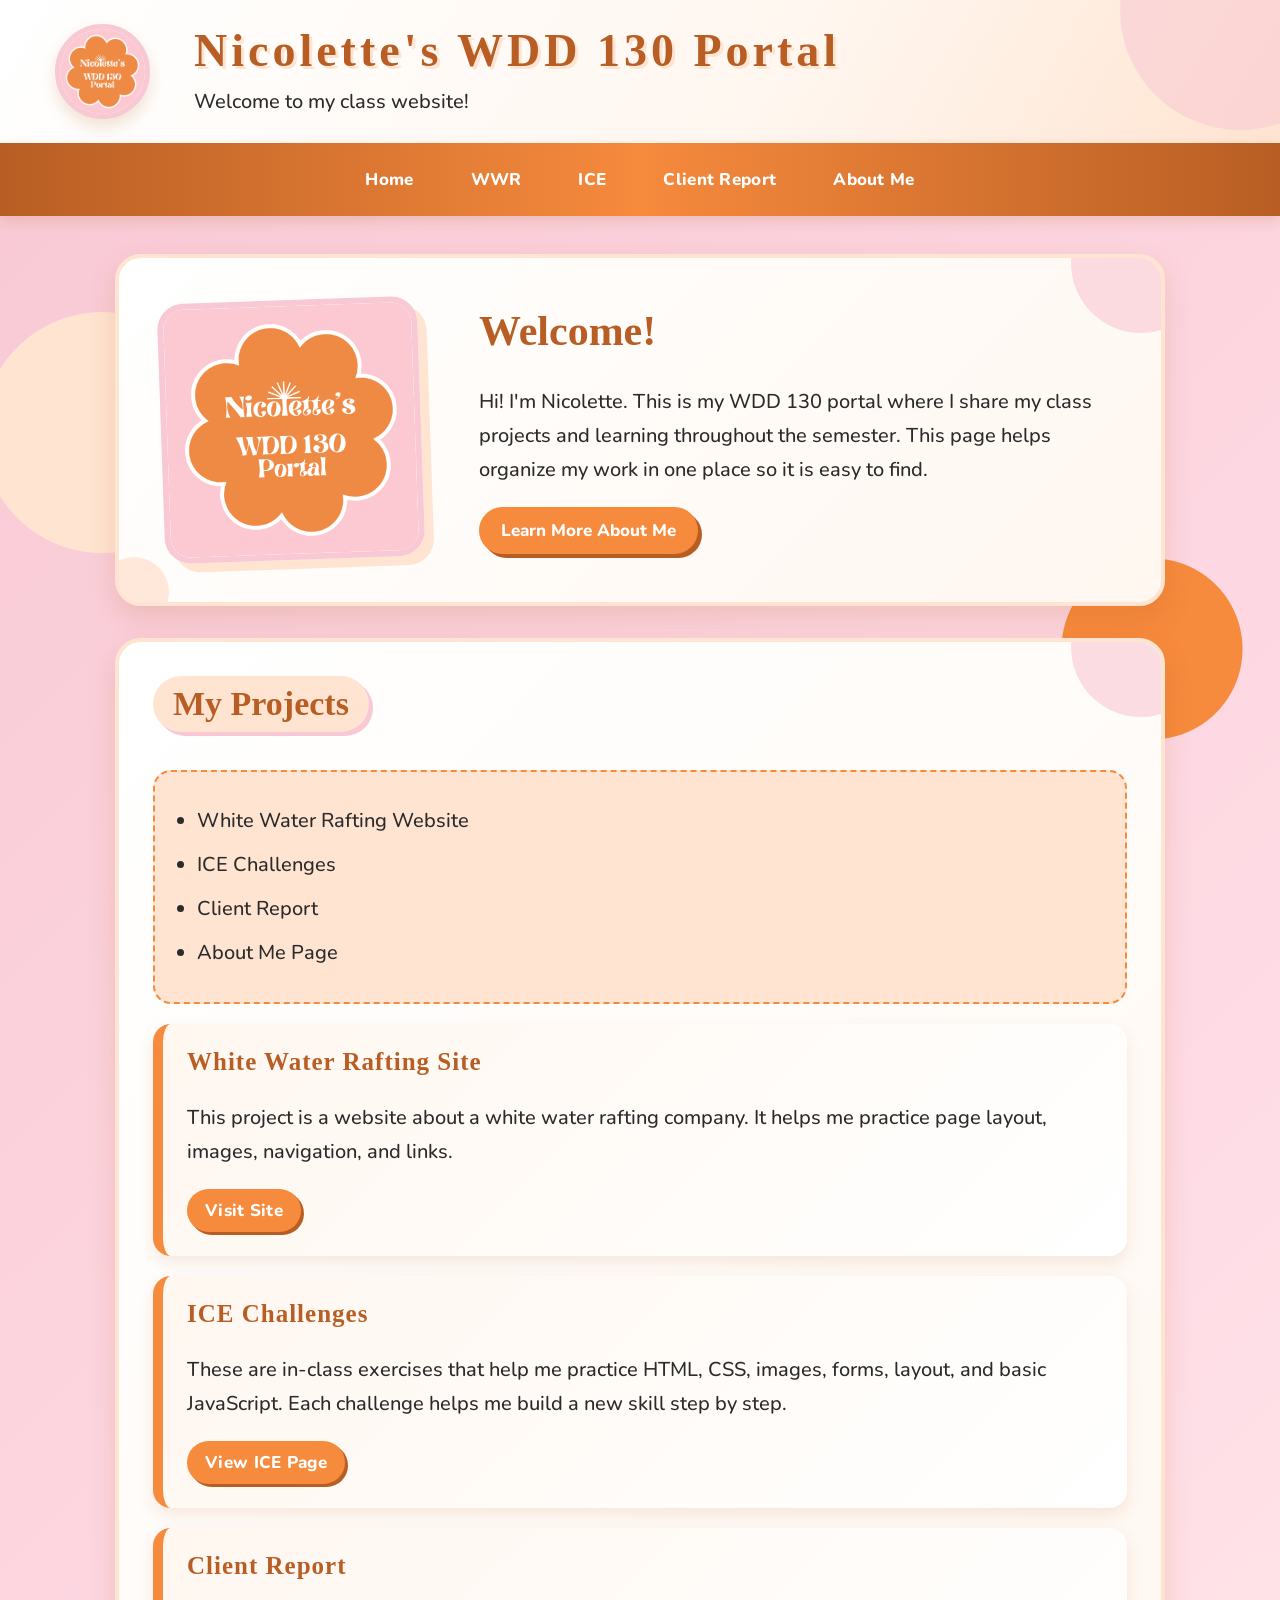
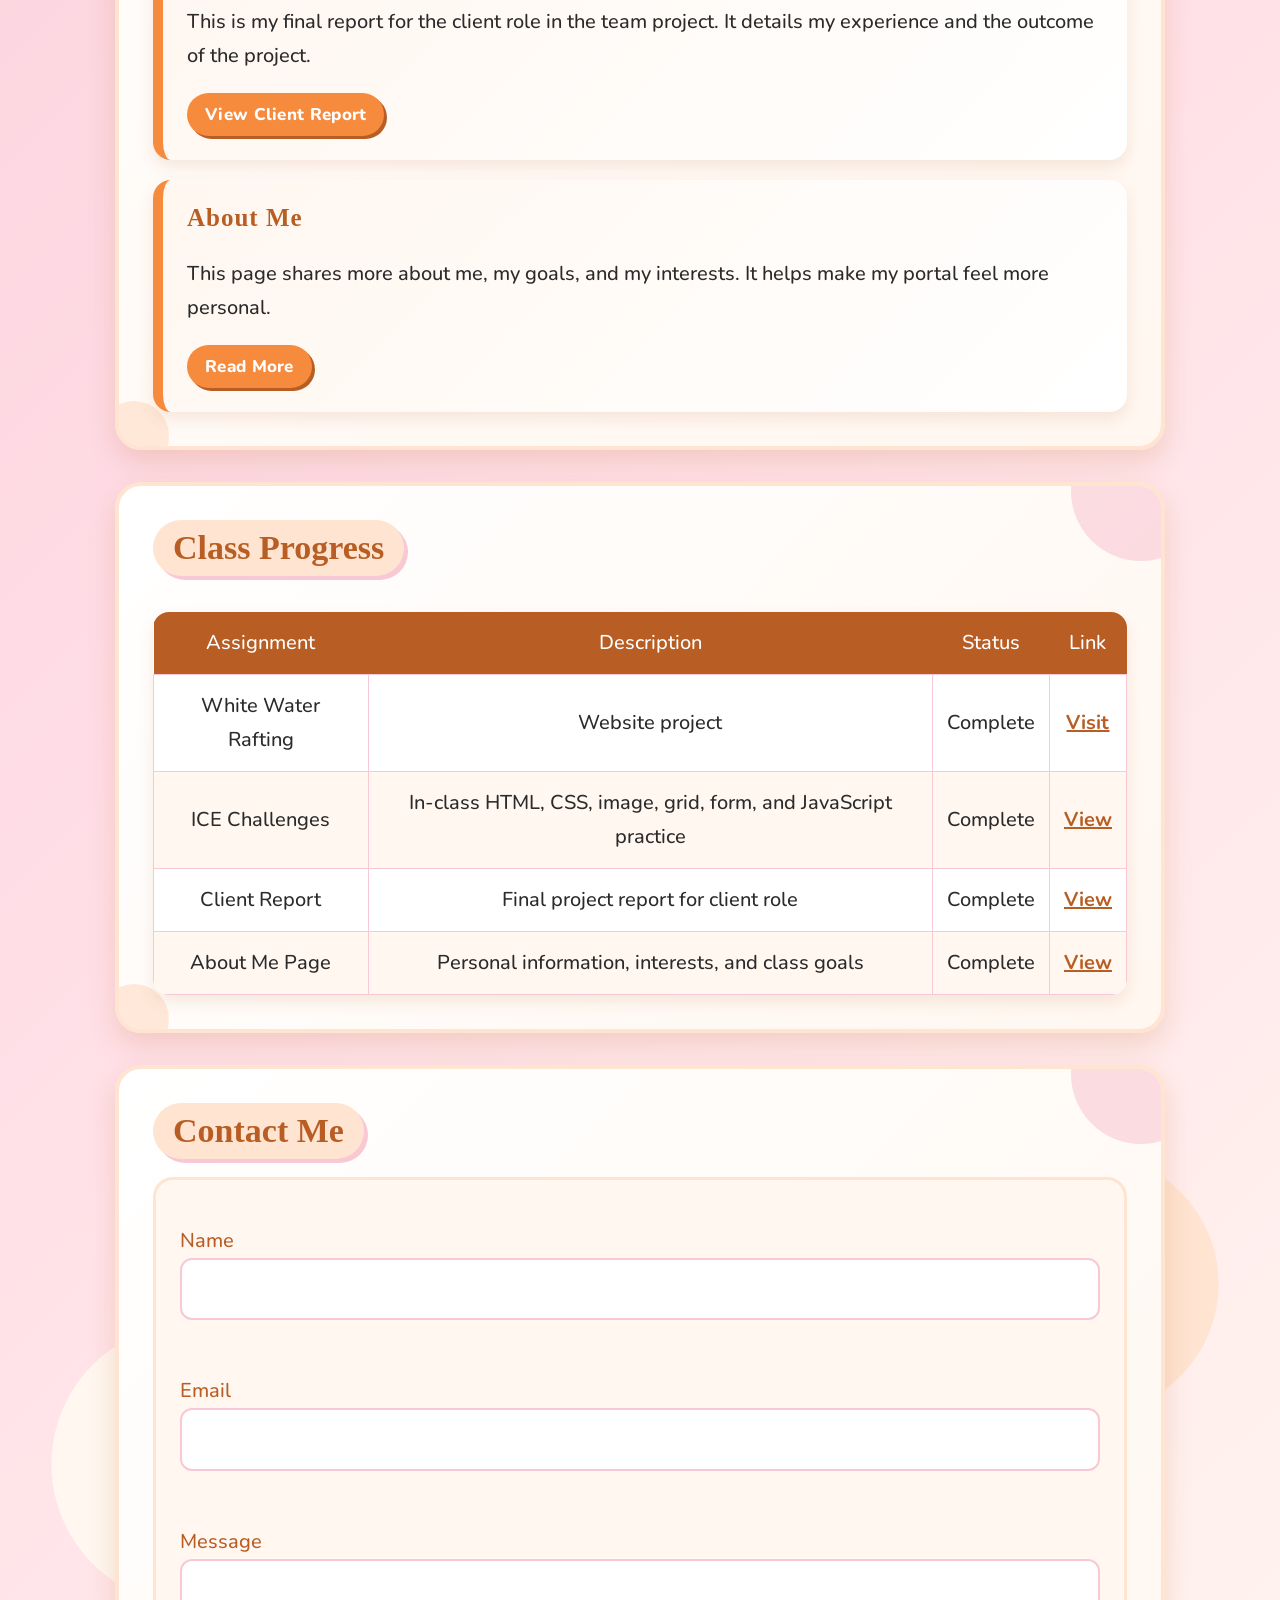
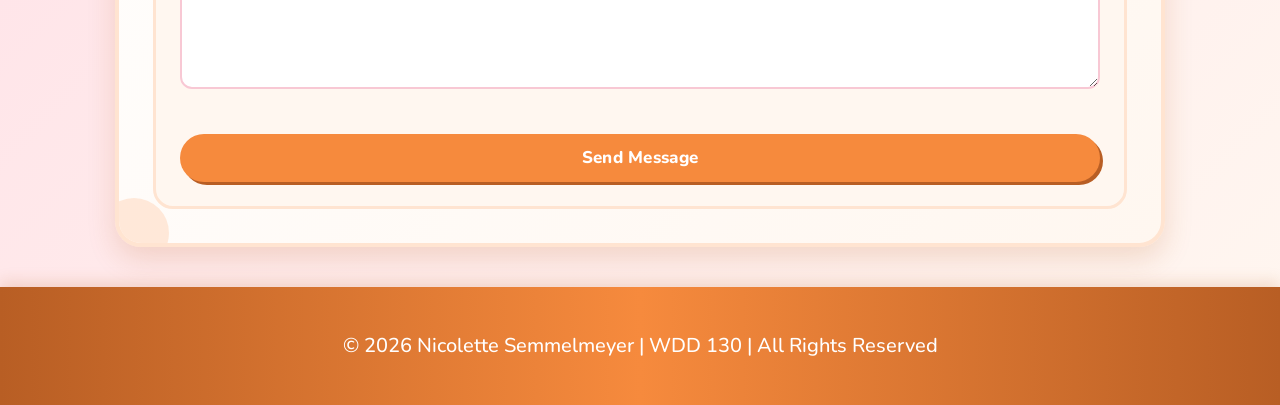
<file: index.html>
<!DOCTYPE html>
<html lang="en">
<head>
    <meta charset="UTF-8">
    <meta name="viewport" content="width=device-width, initial-scale=1.0">
    <title>Nicolette's WDD 130 Portal</title>
    <link rel="stylesheet" href="styles/style.css">
</head>

<body>
    <header>
        <img src="images/portal-logo.png" alt="Nicolette's WDD 130 Portal logo" class="logo">

        <div>
            <h1>Nicolette's WDD 130 Portal</h1>
            <p>Welcome to my class website!</p>
        </div>
    </header>

    <nav>
        <a href="index.html">Home</a>
        <a href="wwr/index.html">WWR</a>
        <a href="ice.html">ICE</a>
        <a href="client_report.html">Client Report</a>
        <a href="about.html">About Me</a>
    </nav>

    <main>
        <section class="welcome">
            <img src="images/portal-logo.png" alt="Decorative portal logo">

            <div>
                <h2>Welcome!</h2>
                <p>
                    Hi! I'm Nicolette. This is my WDD 130 portal where I share
                    my class projects and learning throughout the semester. This page
                    helps organize my work in one place so it is easy to find.
                </p>

                <a href="about.html">Learn More About Me</a>
            </div>
        </section>

        <section>
            <h2>My Projects</h2>

            <ul>
                <li>White Water Rafting Website</li>
                <li>ICE Challenges</li>
                <li>Client Report</li>
                <li>About Me Page</li>
            </ul>

            <article>
                <h3>White Water Rafting Site</h3>
                <p>
                    This project is a website about a white water rafting company.
                    It helps me practice page layout, images, navigation, and links.
                </p>
                <a href="wwr/index.html">Visit Site</a>
            </article>

            <article>
                <h3>ICE Challenges</h3>
                <p>
                    These are in-class exercises that help me practice HTML, CSS,
                    images, forms, layout, and basic JavaScript. Each challenge helps
                    me build a new skill step by step.
                </p>
                <a href="ice.html">View ICE Page</a>
            </article>

            <article>
                <h3>Client Report</h3>
                <p>
                    This is my final report for the client role in the team project.
                    It details my experience and the outcome of the project.
                </p>
                <a href="client_report.html">View Client Report</a>
            </article>

            <article>
                <h3>About Me</h3>
                <p>
                    This page shares more about me, my goals, and my interests.
                    It helps make my portal feel more personal.
                </p>
                <a href="about.html">Read More</a>
            </article>
        </section>

        <section>
            <h2>Class Progress</h2>

            <table>
                <thead>
                    <tr>
                        <th>Assignment</th>
                        <th>Description</th>
                        <th>Status</th>
                        <th>Link</th>
                    </tr>
                </thead>

                <tbody>
                    <tr>
                        <td>White Water Rafting</td>
                        <td>Website project</td>
                        <td>Complete</td>
                        <td><a href="wwr/index.html">Visit</a></td>
                    </tr>

                    <tr>
                        <td>ICE Challenges</td>
                        <td>In-class HTML, CSS, image, grid, form, and JavaScript practice</td>
                        <td>Complete</td>
                        <td><a href="ice.html">View</a></td>
                    </tr>

                    <tr>
                        <td>Client Report</td>
                        <td>Final project report for client role</td>
                        <td>Complete</td>
                        <td><a href="client_report.html">View</a></td>
                    </tr>

                    <tr>
                        <td>About Me Page</td>
                        <td>Personal information, interests, and class goals</td>
                        <td>Complete</td>
                        <td><a href="about.html">View</a></td>
                    </tr>
                </tbody>
            </table>
        </section>

        <section>
            <h2>Contact Me</h2>

            <form action="https://formspree.io/f/xkodgkgj" method="POST">
                <p>
                <label for="name">Name</label><br>
                <input type="text" id="name" name="name" required>
                </p>

                <p>
                <label for="email">Email</label><br>
                <input type="email" id="email" name="email" required>
                </p>

                <p>
                <label for="message">Message</label><br>
                <textarea id="message" name="message" required></textarea>
                </p>

                <button type="submit">Send Message</button>
            </form>
            </section>

    </main>

    <footer>
        <p>&copy; 2026 Nicolette Semmelmeyer | WDD 130 | All Rights Reserved</p>
    </footer>
</body>
</html>
</file>
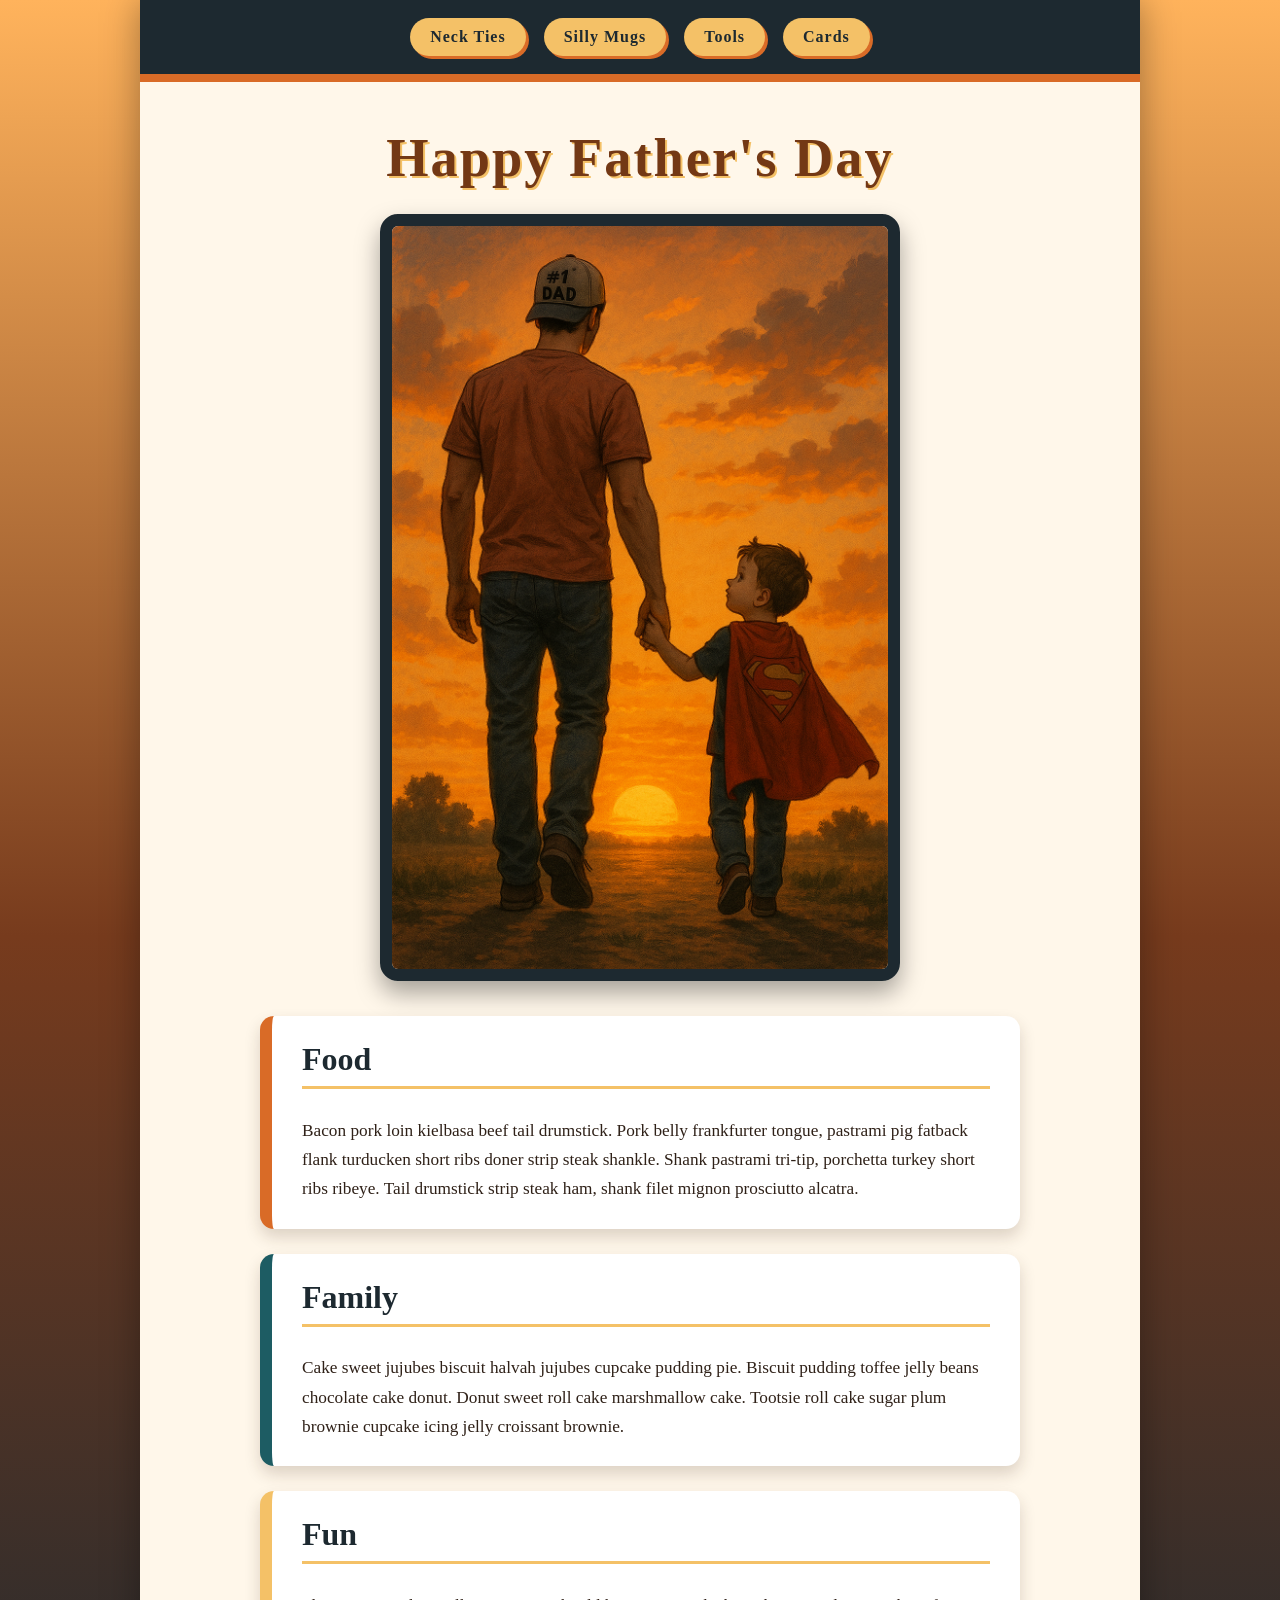
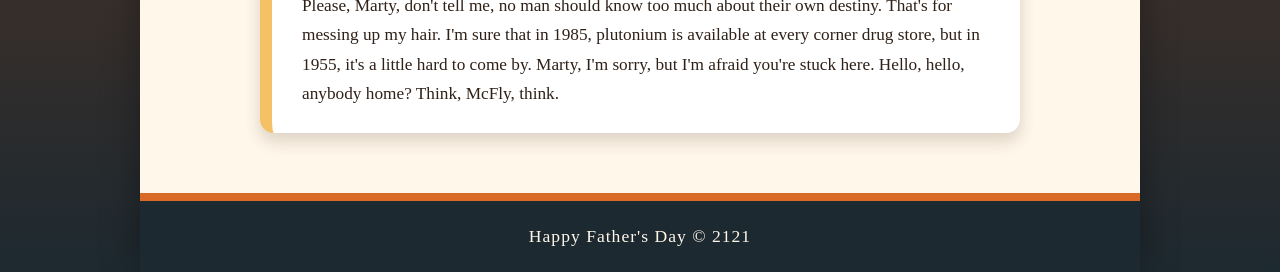
<file: fathersday/index.html>
<!DOCTYPE html>
<html lang="en">

<head>
    <meta charset="UTF-8">
    <meta name="viewport" content="width=device-width, initial-scale=1.0">
    <title>Father's Day Page</title>
    <link rel="stylesheet" href="styles/styles.css">
</head>

<body>
    <div id="wrapper">
        <header>
            <nav>
                <ul>
                    <li>Neck Ties</li>
                    <li>Silly Mugs</li>
                    <li>Tools</li>
                    <li>Cards</li>
                </ul>
            </nav>
        </header>
        <main>
            <h1>Happy Father's Day</h1>
            <img src="images/fathersday.png">
            <section>
                <h2>Food</h2>
                <p>Bacon pork loin kielbasa beef tail drumstick. Pork belly frankfurter tongue,
                     pastrami pig fatback flank turducken short ribs doner strip steak shankle.
                      Shank pastrami tri-tip, porchetta turkey short ribs ribeye. 
                      Tail drumstick strip steak ham, shank filet mignon prosciutto alcatra. </p>
            </section>
            <section>
                <h2>Family</h2>
                <p>Cake sweet jujubes biscuit halvah jujubes cupcake pudding pie. Biscuit
                    pudding toffee jelly beans chocolate cake donut. Donut sweet roll cake
                    marshmallow cake. Tootsie roll cake sugar plum brownie cupcake icing
                    jelly croissant brownie.</p>
            </section>
            <section>
                <h2>Fun</h2>
                <p>Please, Marty, don't tell me, no man should know too much about their own
                     destiny. That's for messing up my hair. I'm sure that in 1985, 
                     plutonium is available at every corner drug store, but in 1955, 
                     it's a little hard to come by. Marty, I'm sorry, but I'm afraid 
                     you're stuck here. Hello, hello, anybody home? Think, McFly, think. 
                     </p>
            </section>
        </main>
        <footer>
            Happy Father's Day &copy; 2121
        </footer>
    </div>
</body>

</html>
</file>
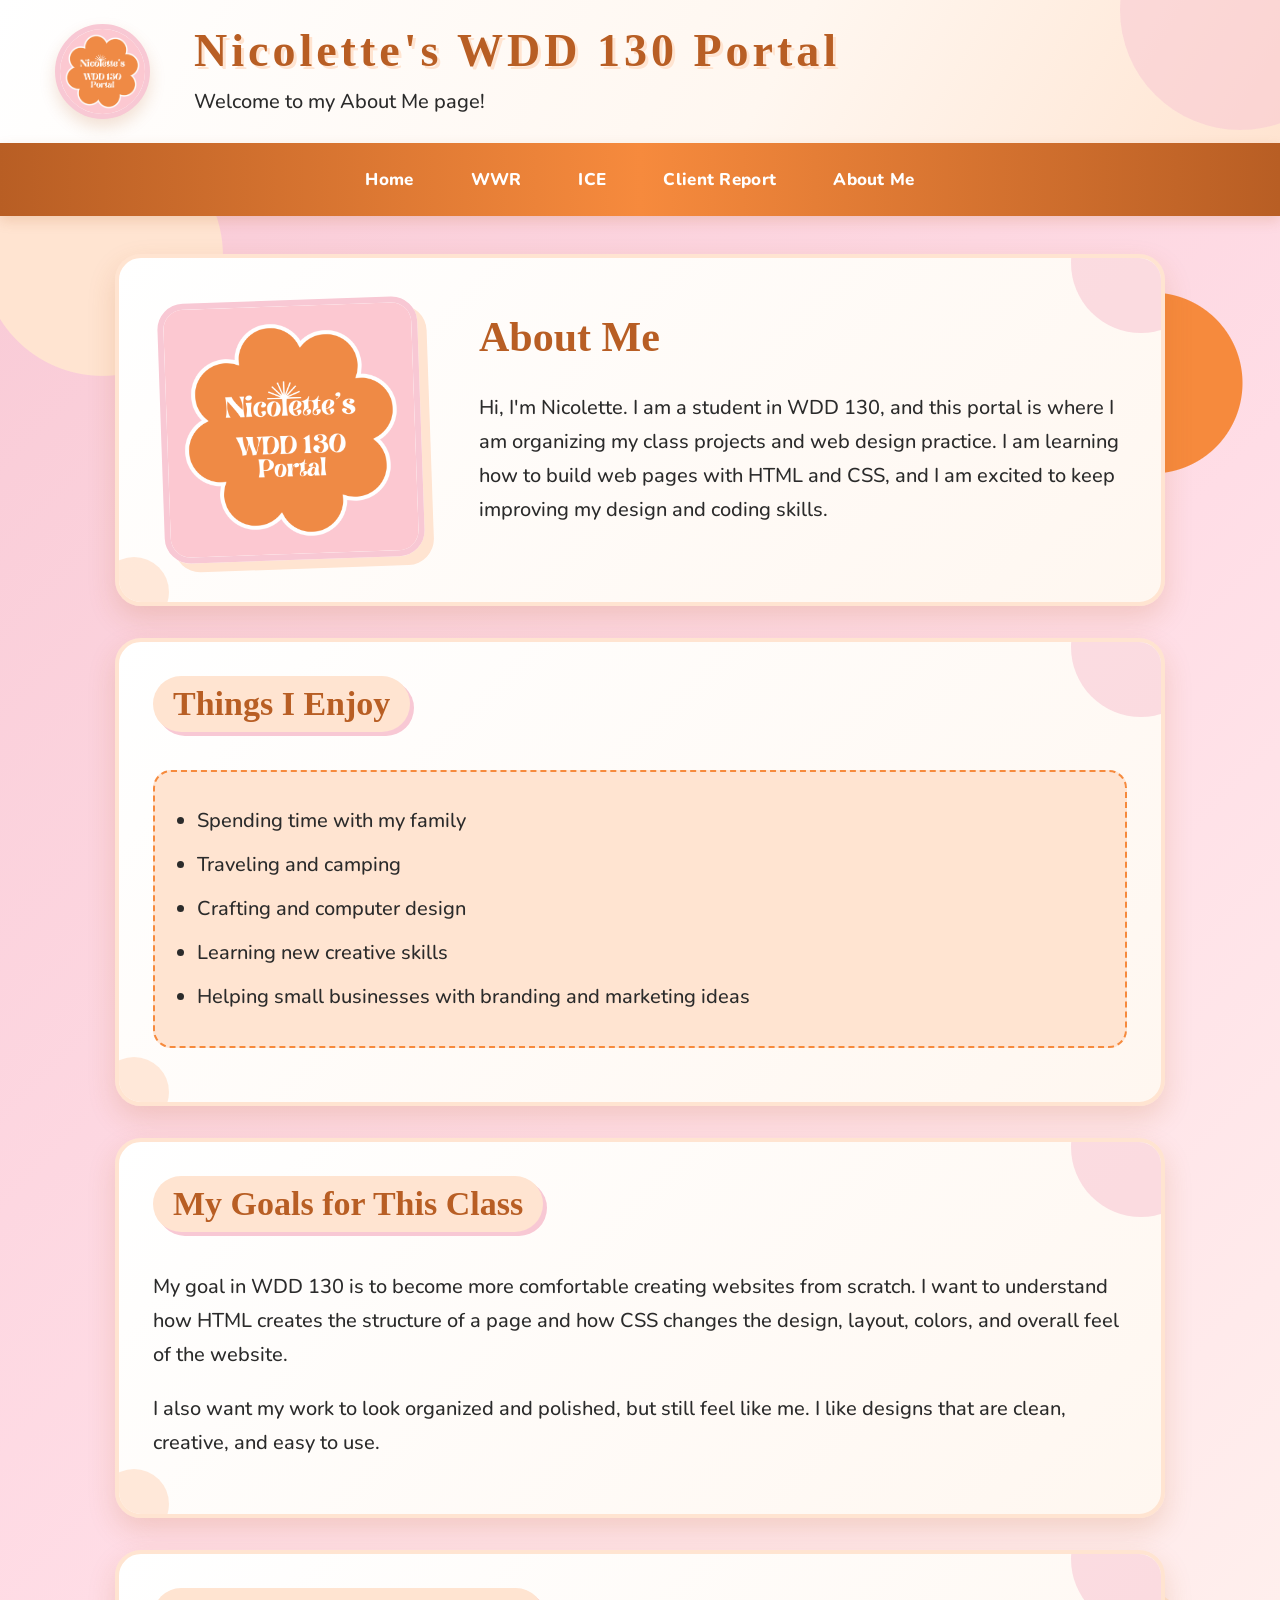
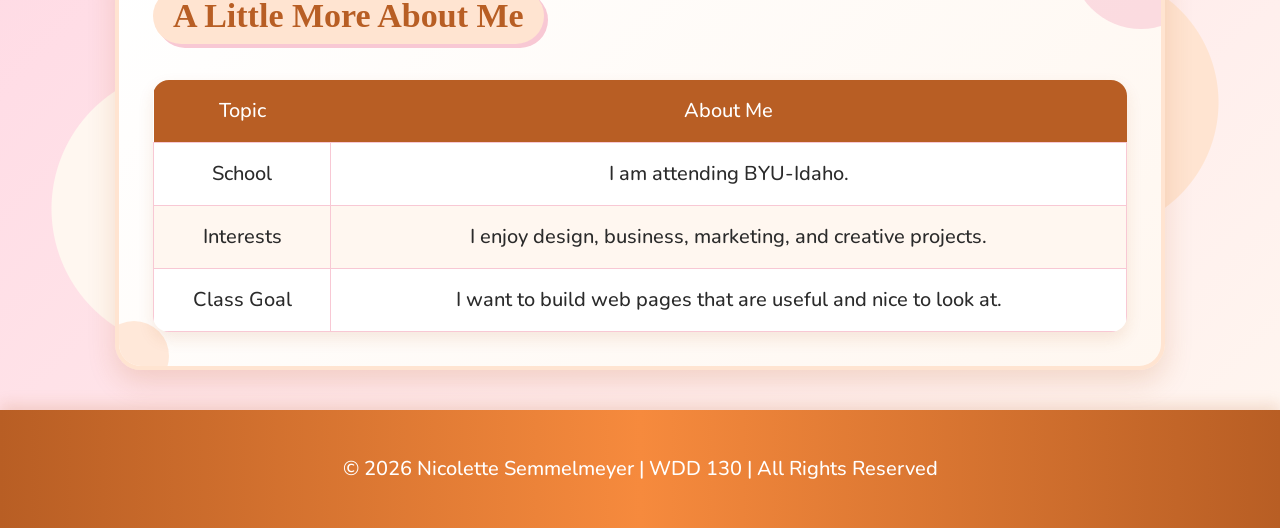
<file: about.html>
<!DOCTYPE html>
<html lang="en">
<head>
    <meta charset="UTF-8">
    <meta name="viewport" content="width=device-width, initial-scale=1.0">
    <title>About Me</title>
    <link rel="stylesheet" href="styles/style.css">
</head>

<body>
    <header>
        <img src="images/portal-logo.png" alt="Nicolette's WDD 130 Portal logo" class="logo">

        <div>
            <h1>Nicolette's WDD 130 Portal</h1>
            <p>Welcome to my About Me page!</p>
        </div>
    </header>

    <nav>
        <a href="index.html">Home</a>
        <a href="wwr/index.html">WWR</a>
        <a href="ice.html">ICE</a>
        <a href="client_report.html">Client Report</a>
        <a href="about.html">About Me</a>
    </nav>

    <main>
        <section class="welcome">
            <img src="images/portal-logo.png" alt="Decorative portal logo">

            <div>
                <h2>About Me</h2>
                <p>
                    Hi, I'm Nicolette. I am a student in WDD 130, and this portal is
                    where I am organizing my class projects and web design practice.
                    I am learning how to build web pages with HTML and CSS, and I am
                    excited to keep improving my design and coding skills.
                </p>
            </div>
        </section>

        <section>
            <h2>Things I Enjoy</h2>

            <ul>
                <li>Spending time with my family</li>
                <li>Traveling and camping</li>
                <li>Crafting and computer design</li>
                <li>Learning new creative skills</li>
                <li>Helping small businesses with branding and marketing ideas</li>
            </ul>
        </section>

        <section>
            <h2>My Goals for This Class</h2>

            <p>
                My goal in WDD 130 is to become more comfortable creating websites
                from scratch. I want to understand how HTML creates the structure of
                a page and how CSS changes the design, layout, colors, and overall
                feel of the website.
            </p>

            <p>
                I also want my work to look organized and polished, but still feel
                like me. I like designs that are clean, creative, and easy to use.
            </p>
        </section>

        <section>
            <h2>A Little More About Me</h2>

            <table>
                <thead>
                    <tr>
                        <th>Topic</th>
                        <th>About Me</th>
                    </tr>
                </thead>

                <tbody>
                    <tr>
                        <td>School</td>
                        <td>I am attending BYU-Idaho.</td>
                    </tr>

                    <tr>
                        <td>Interests</td>
                        <td>I enjoy design, business, marketing, and creative projects.</td>
                    </tr>

                    <tr>
                        <td>Class Goal</td>
                        <td>I want to build web pages that are useful and nice to look at.</td>
                    </tr>
                </tbody>
            </table>
        </section>
    </main>

    <footer>
        <p>&copy; 2026 Nicolette Semmelmeyer | WDD 130 | All Rights Reserved</p>
    </footer>
</body>
</html>
</file>
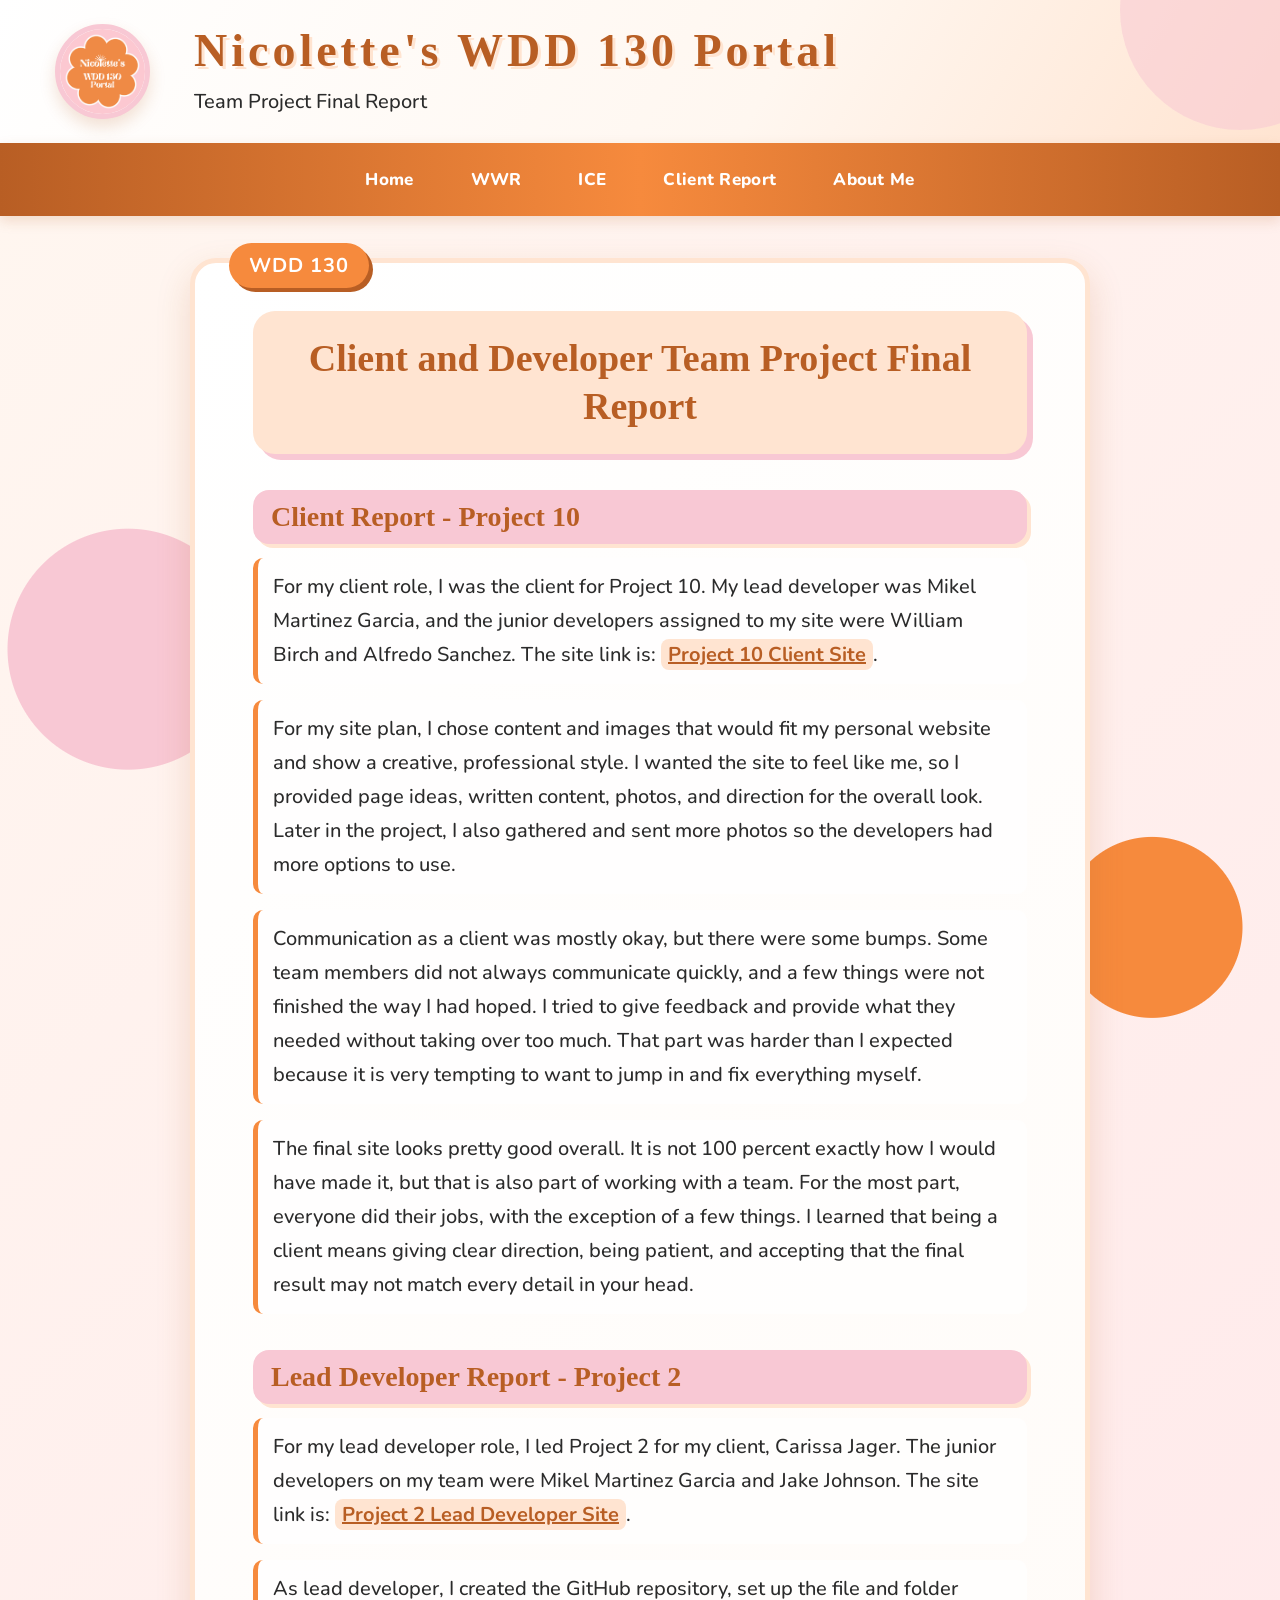
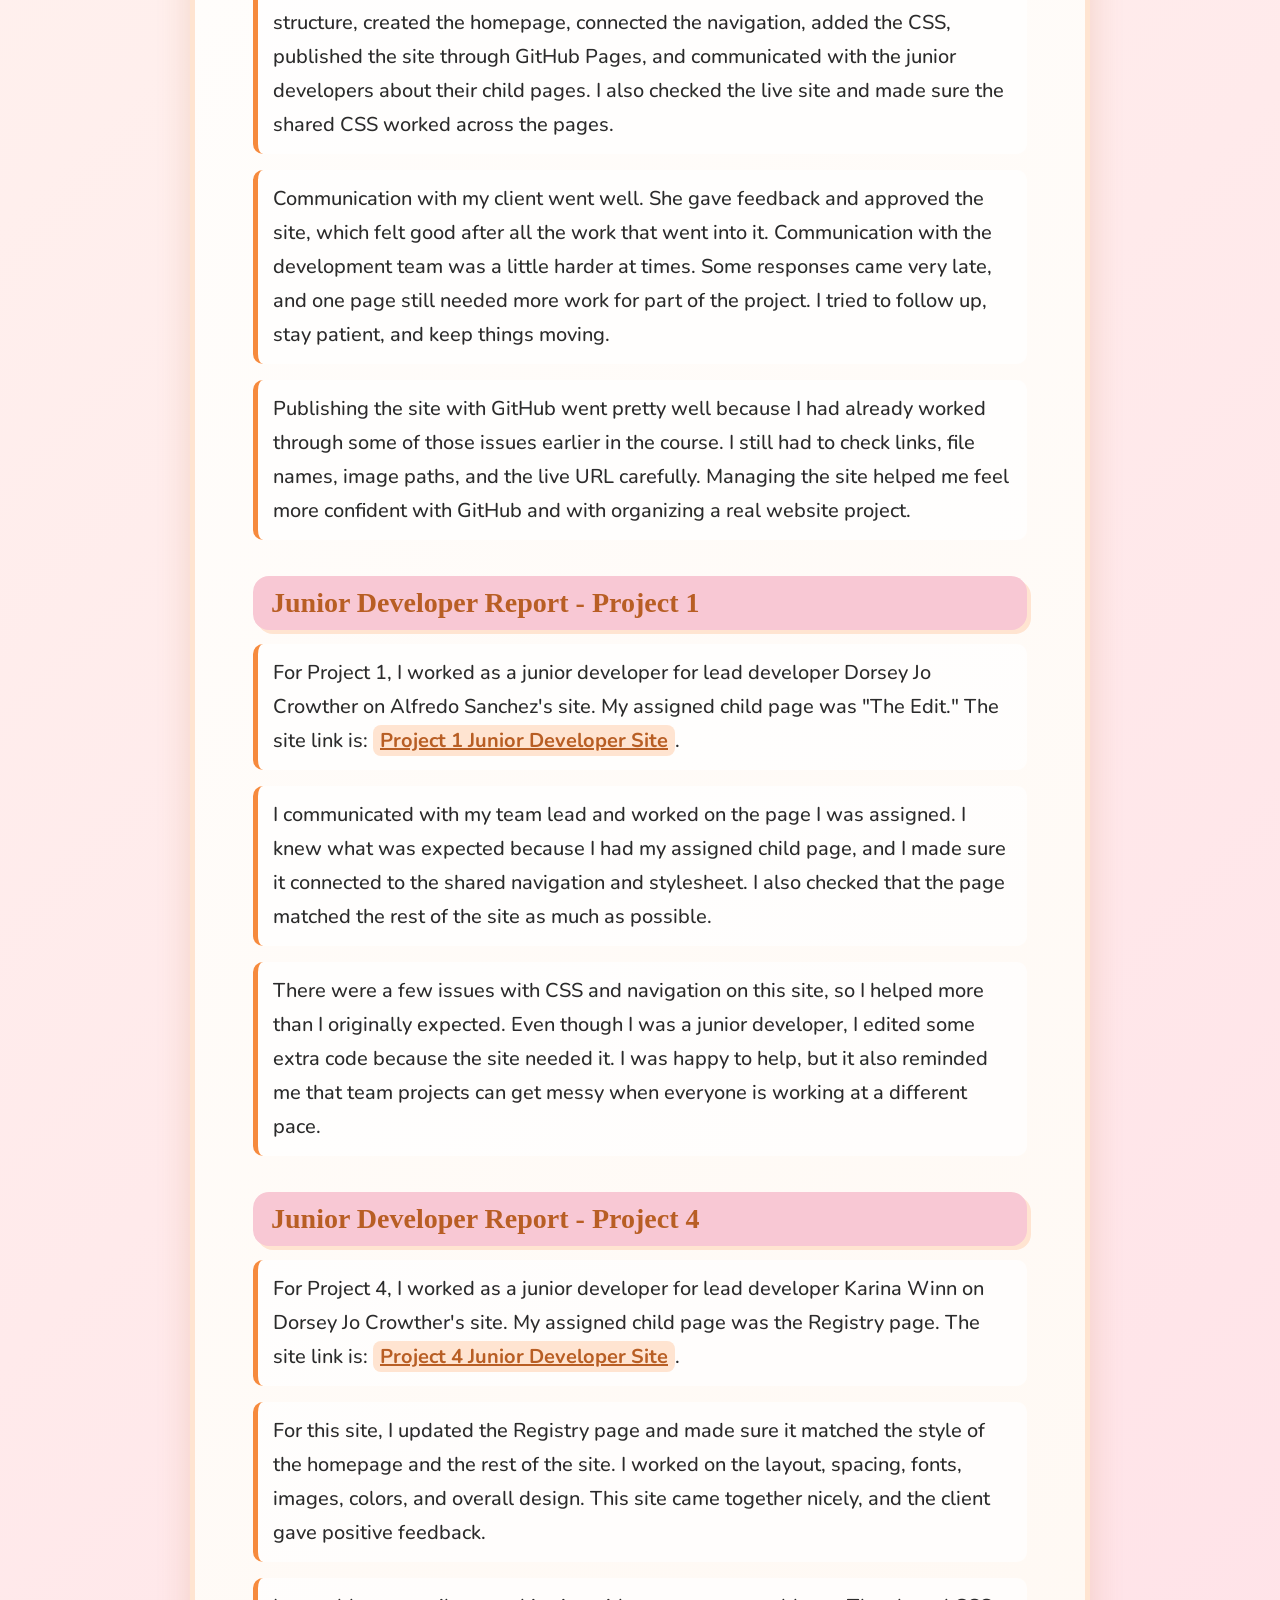
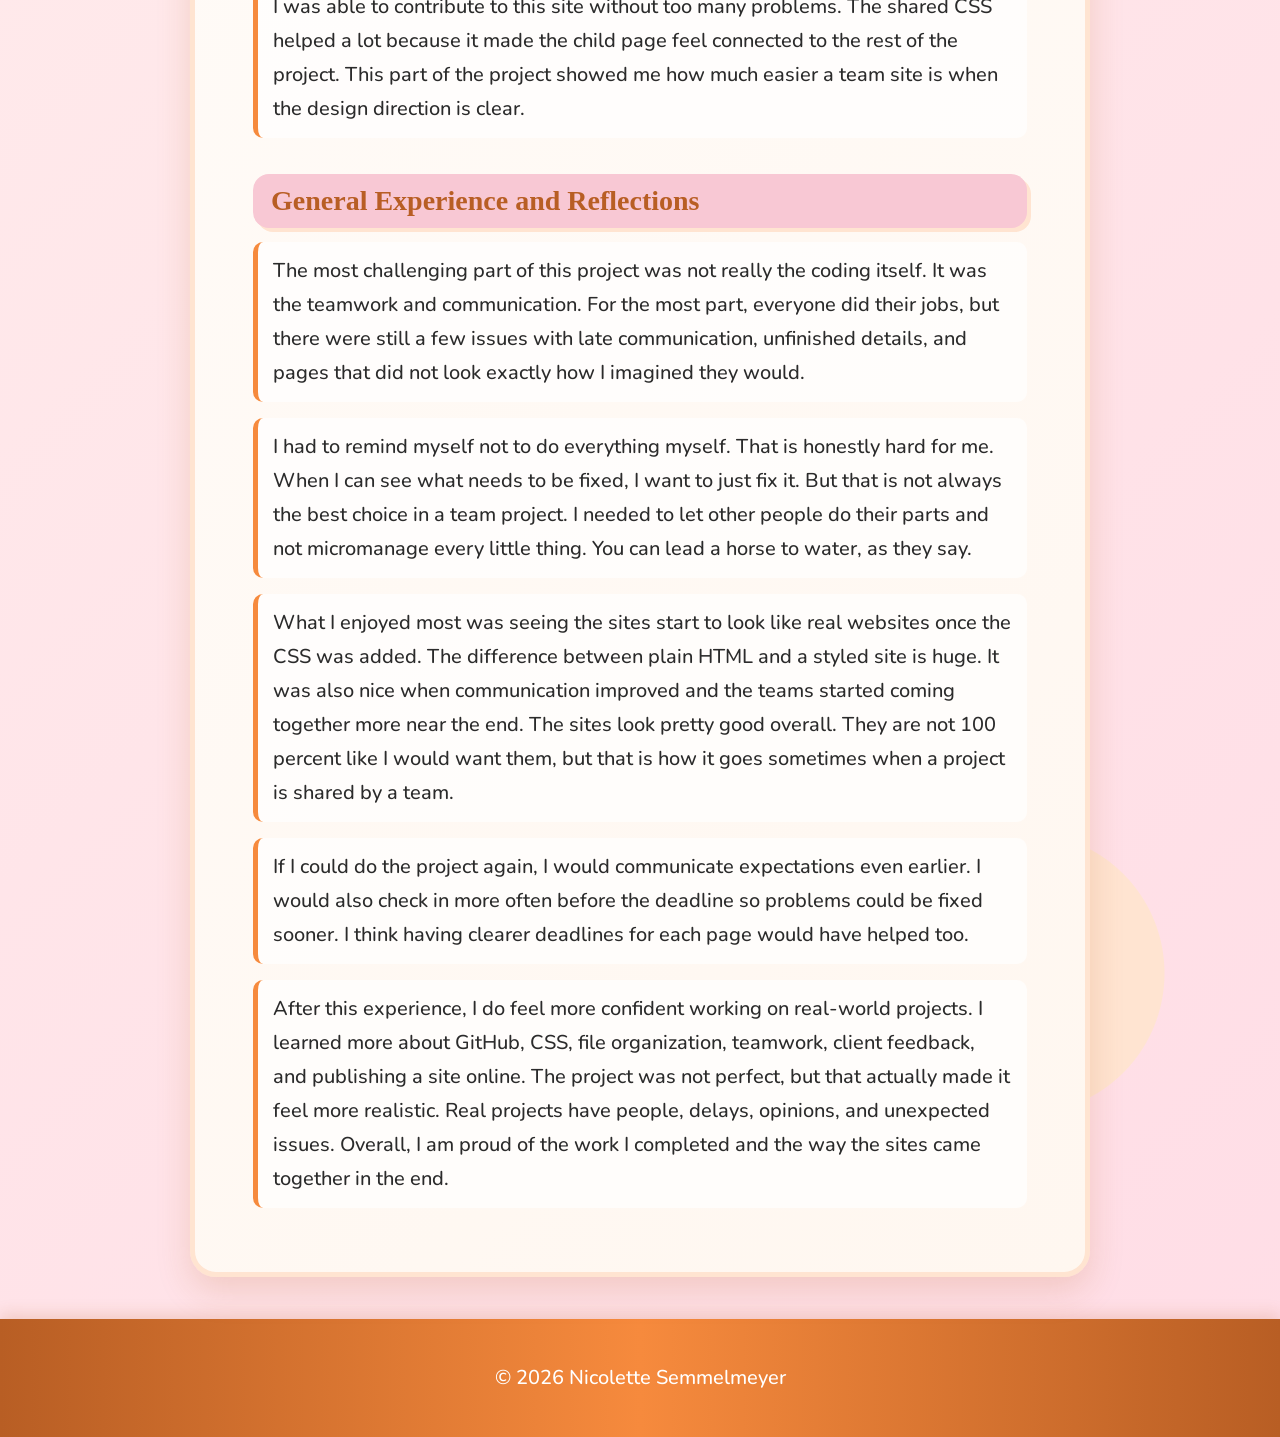
<file: client_report.html>
<!DOCTYPE html>
<html lang="en">
<head>
  <meta charset="UTF-8">
  <meta name="viewport" content="width=device-width, initial-scale=1.0">
  <title>Client Report</title>
  <link rel="stylesheet" href="styles/style.css">
</head>

<body class="report-page">
  <header>
        <img src="images/portal-logo.png" alt="Nicolette's WDD 130 Portal logo" class="logo">

        <div>
            <h1>Nicolette's WDD 130 Portal</h1>
            <p>Team Project Final Report</p>
        </div>
    </header>

  <nav>
        <a href="index.html">Home</a>
        <a href="wwr/index.html">WWR</a>
        <a href="ice.html">ICE</a>
        <a href="client_report.html">Client Report</a>
        <a href="about.html">About Me</a>
    </nav>

  <main class="report-container">
    <h1>Client and Developer Team Project Final Report</h1>

    <h2>Client Report - Project 10</h2>

    <p>For my client role, I was the client for Project 10. My lead developer was Mikel Martinez Garcia, and the junior developers assigned to my site were William Birch and Alfredo Sanchez. The site link is: <a href="http://ibrahim090905-cmd.github.io/wdd130-Semmelmeyer/" target="_blank">Project 10 Client Site</a>.</p>

    <p>For my site plan, I chose content and images that would fit my personal website and show a creative, professional style. I wanted the site to feel like me, so I provided page ideas, written content, photos, and direction for the overall look. Later in the project, I also gathered and sent more photos so the developers had more options to use.</p>

    <p>Communication as a client was mostly okay, but there were some bumps. Some team members did not always communicate quickly, and a few things were not finished the way I had hoped. I tried to give feedback and provide what they needed without taking over too much. That part was harder than I expected because it is very tempting to want to jump in and fix everything myself.</p>

    <p>The final site looks pretty good overall. It is not 100 percent exactly how I would have made it, but that is also part of working with a team. For the most part, everyone did their jobs, with the exception of a few things. I learned that being a client means giving clear direction, being patient, and accepting that the final result may not match every detail in your head.</p>

    <h2>Lead Developer Report - Project 2</h2>

    <p>For my lead developer role, I led Project 2 for my client, Carissa Jager. The junior developers on my team were Mikel Martinez Garcia and Jake Johnson. The site link is: <a href="https://nickysemm.github.io/wdd130-jager/" target="_blank">Project 2 Lead Developer Site</a>.</p>

    <p>As lead developer, I created the GitHub repository, set up the file and folder structure, created the homepage, connected the navigation, added the CSS, published the site through GitHub Pages, and communicated with the junior developers about their child pages. I also checked the live site and made sure the shared CSS worked across the pages.</p>

    <p>Communication with my client went well. She gave feedback and approved the site, which felt good after all the work that went into it. Communication with the development team was a little harder at times. Some responses came very late, and one page still needed more work for part of the project. I tried to follow up, stay patient, and keep things moving.</p>

    <p>Publishing the site with GitHub went pretty well because I had already worked through some of those issues earlier in the course. I still had to check links, file names, image paths, and the live URL carefully. Managing the site helped me feel more confident with GitHub and with organizing a real website project.</p>

    <h2>Junior Developer Report - Project 1</h2>

    <p>For Project 1, I worked as a junior developer for lead developer Dorsey Jo Crowther on Alfredo Sanchez's site. My assigned child page was "The Edit." The site link is: <a href="https://dorseyjocrowther.github.io/wdd130-Sanchez/" target="_blank">Project 1 Junior Developer Site</a>.</p>

    <p>I communicated with my team lead and worked on the page I was assigned. I knew what was expected because I had my assigned child page, and I made sure it connected to the shared navigation and stylesheet. I also checked that the page matched the rest of the site as much as possible.</p>

    <p>There were a few issues with CSS and navigation on this site, so I helped more than I originally expected. Even though I was a junior developer, I edited some extra code because the site needed it. I was happy to help, but it also reminded me that team projects can get messy when everyone is working at a different pace.</p>

    <h2>Junior Developer Report - Project 4</h2>

    <p>For Project 4, I worked as a junior developer for lead developer Karina Winn on Dorsey Jo Crowther's site. My assigned child page was the Registry page. The site link is: <a href="https://karinawinn.github.io/wdd130-crowther/" target="_blank">Project 4 Junior Developer Site</a>.</p>

    <p>For this site, I updated the Registry page and made sure it matched the style of the homepage and the rest of the site. I worked on the layout, spacing, fonts, images, colors, and overall design. This site came together nicely, and the client gave positive feedback.</p>

    <p>I was able to contribute to this site without too many problems. The shared CSS helped a lot because it made the child page feel connected to the rest of the project. This part of the project showed me how much easier a team site is when the design direction is clear.</p>

    <h2>General Experience and Reflections</h2>

    <p>The most challenging part of this project was not really the coding itself. It was the teamwork and communication. For the most part, everyone did their jobs, but there were still a few issues with late communication, unfinished details, and pages that did not look exactly how I imagined they would.</p>

    <p>I had to remind myself not to do everything myself. That is honestly hard for me. When I can see what needs to be fixed, I want to just fix it. But that is not always the best choice in a team project. I needed to let other people do their parts and not micromanage every little thing. You can lead a horse to water, as they say.</p>

    <p>What I enjoyed most was seeing the sites start to look like real websites once the CSS was added. The difference between plain HTML and a styled site is huge. It was also nice when communication improved and the teams started coming together more near the end. The sites look pretty good overall. They are not 100 percent like I would want them, but that is how it goes sometimes when a project is shared by a team.</p>

    <p>If I could do the project again, I would communicate expectations even earlier. I would also check in more often before the deadline so problems could be fixed sooner. I think having clearer deadlines for each page would have helped too.</p>

    <p>After this experience, I do feel more confident working on real-world projects. I learned more about GitHub, CSS, file organization, teamwork, client feedback, and publishing a site online. The project was not perfect, but that actually made it feel more realistic. Real projects have people, delays, opinions, and unexpected issues. Overall, I am proud of the work I completed and the way the sites came together in the end.</p>
  </main>

  <footer>
    <p>&copy; 2026 Nicolette Semmelmeyer</p>
  </footer>
</body>
</html>
</file>
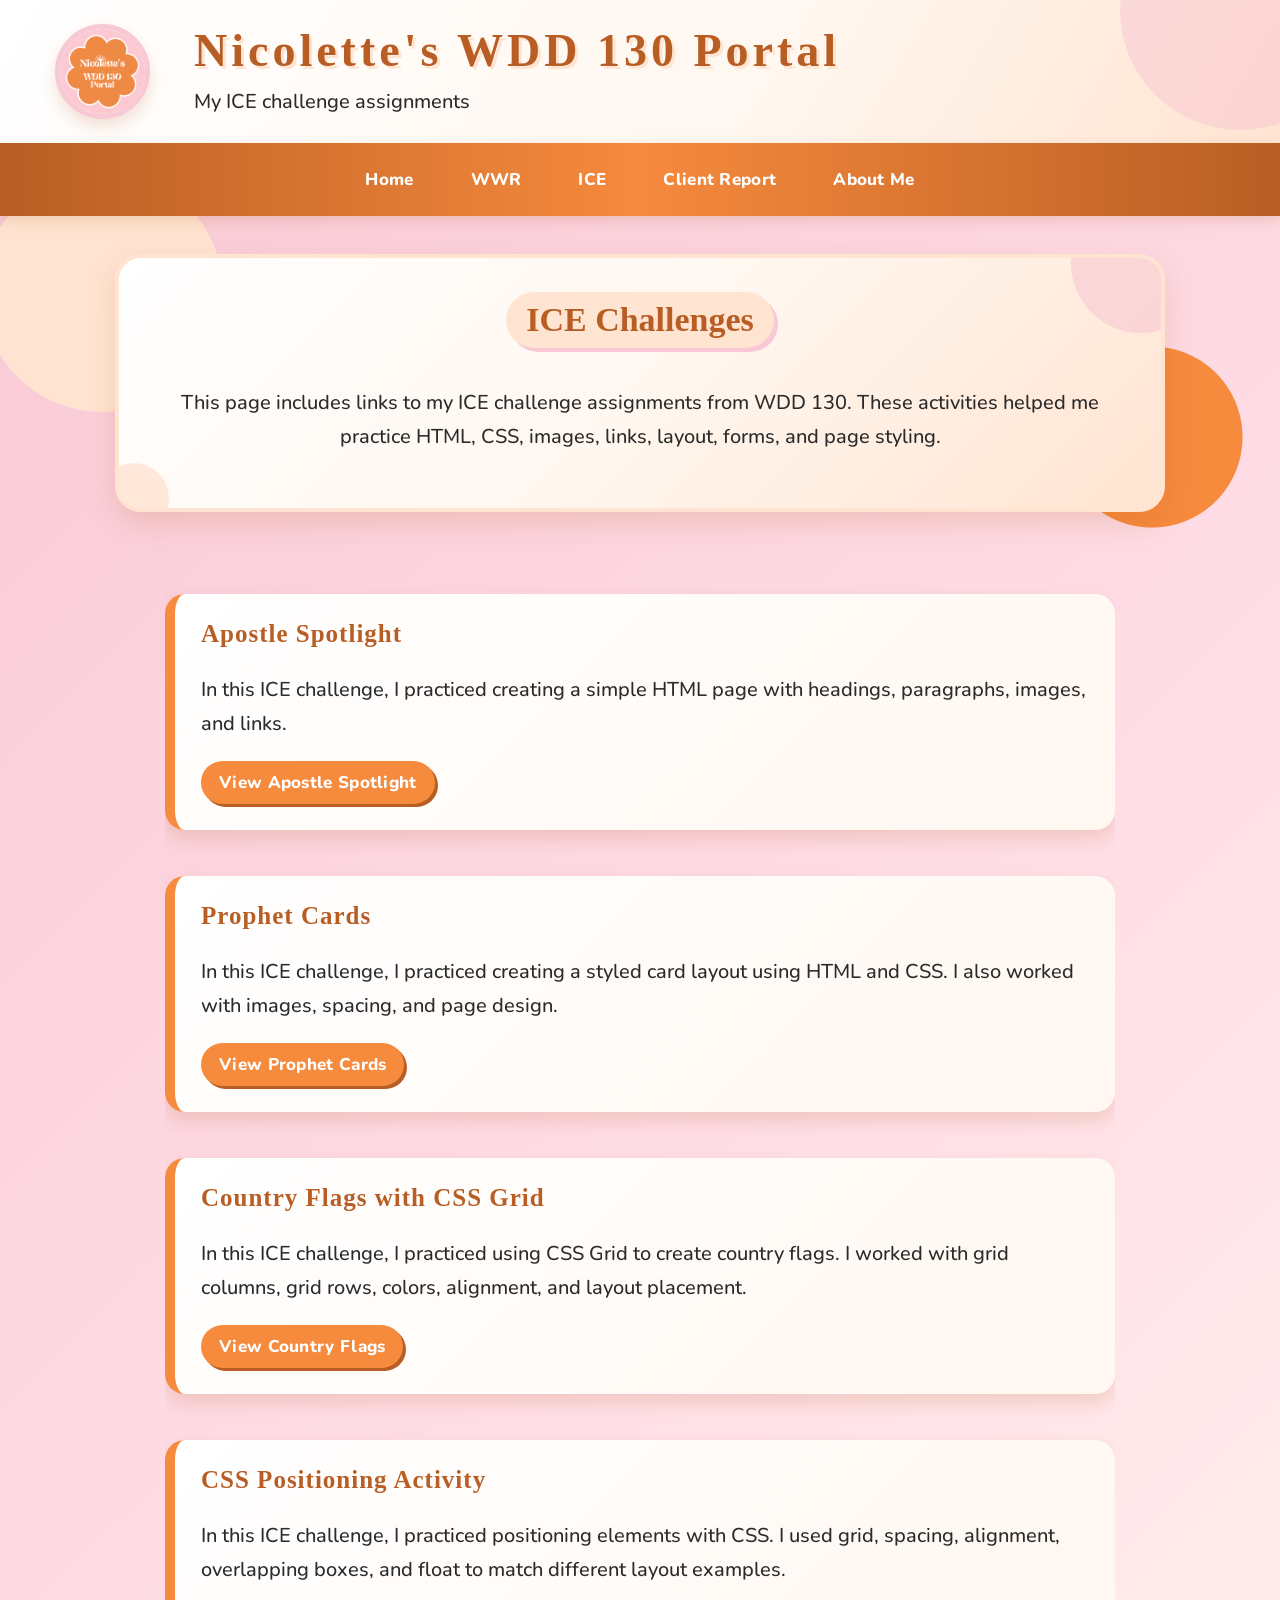
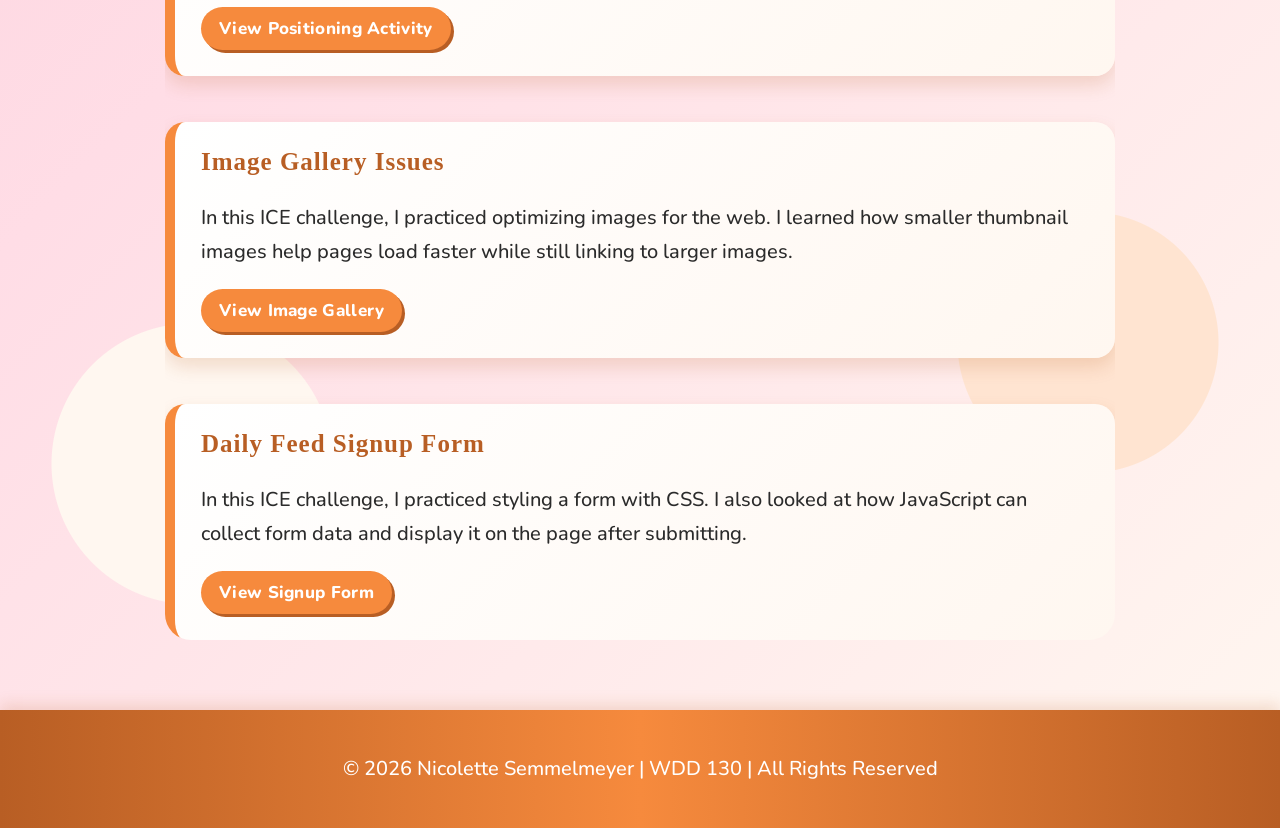
<file: ice.html>
<!DOCTYPE html>
<html lang="en">
<head>
    <meta charset="UTF-8">
    <meta name="viewport" content="width=device-width, initial-scale=1.0">
    <title>ICE Challenges</title>
    <link rel="stylesheet" href="styles/style.css">
</head>

<body>
    <header>
        <img src="images/portal-logo.png" alt="Nicolette's WDD 130 Portal logo" class="logo">

        <div>
            <h1>Nicolette's WDD 130 Portal</h1>
            <p>My ICE challenge assignments</p>
        </div>
    </header>

    <nav>
        <a href="index.html">Home</a>
        <a href="wwr/index.html">WWR</a>
        <a href="ice.html">ICE</a>
        <a href="client_report.html">Client Report</a>
        <a href="about.html">About Me</a>
    </nav>

    <main>
        <section class="hero">
            <h2>ICE Challenges</h2>
            <p>
                This page includes links to my ICE challenge assignments from WDD 130.
                These activities helped me practice HTML, CSS, images, links, layout,
                forms, and page styling.
            </p>
        </section>

        <section class="ice-list">
            <article class="ice-card">
                <h3>Apostle Spotlight</h3>
                <p>
                    In this ICE challenge, I practiced creating a simple HTML page with
                    headings, paragraphs, images, and links.
                </p>
                <a href="ice/apostle_spotlight/apostles.html" target="_blank">View Apostle Spotlight</a>
            </article>

            <article class="ice-card">
                <h3>Prophet Cards</h3>
                <p>
                    In this ICE challenge, I practiced creating a styled card layout using
                    HTML and CSS. I also worked with images, spacing, and page design.
                </p>
                <a href="ice/prophet_cards/oaks.html" target="_blank">View Prophet Cards</a>
            </article>

            <article class="ice-card">
                <h3>Country Flags with CSS Grid</h3>
                <p>
                    In this ICE challenge, I practiced using CSS Grid to create country flags.
                    I worked with grid columns, grid rows, colors, alignment, and layout placement.
                </p>
                <a href="ice/grid_flags/flags.html" target="_blank">View Country Flags</a>
            </article>

            <article class="ice-card">
                <h3>CSS Positioning Activity</h3>
                <p>
                    In this ICE challenge, I practiced positioning elements with CSS. I used grid,
                    spacing, alignment, overlapping boxes, and float to match different layout examples.
                </p>
                <a href="ice/positioning/positioning.html" target="_blank">View Positioning Activity</a>
            </article>

            <article class="ice-card">
                <h3>Image Gallery Issues</h3>
                <p>
                    In this ICE challenge, I practiced optimizing images for the web. I learned how
                    smaller thumbnail images help pages load faster while still linking to larger images.
                </p>
                <a href="ice/gallery/gallery.html" target="_blank">View Image Gallery</a>
            </article>

            <article class="ice-card">
                <h3>Daily Feed Signup Form</h3>
                <p>
                    In this ICE challenge, I practiced styling a form with CSS. I also looked at how
                    JavaScript can collect form data and display it on the page after submitting.
                </p>
                <a href="ice/signup/signup.html" target="_blank">View Signup Form</a>
            </article>
        </section>
    </main>

    <footer>
        <p>&copy; 2026 Nicolette Semmelmeyer | WDD 130 | All Rights Reserved</p>
    </footer>
</body>
</html>
</file>
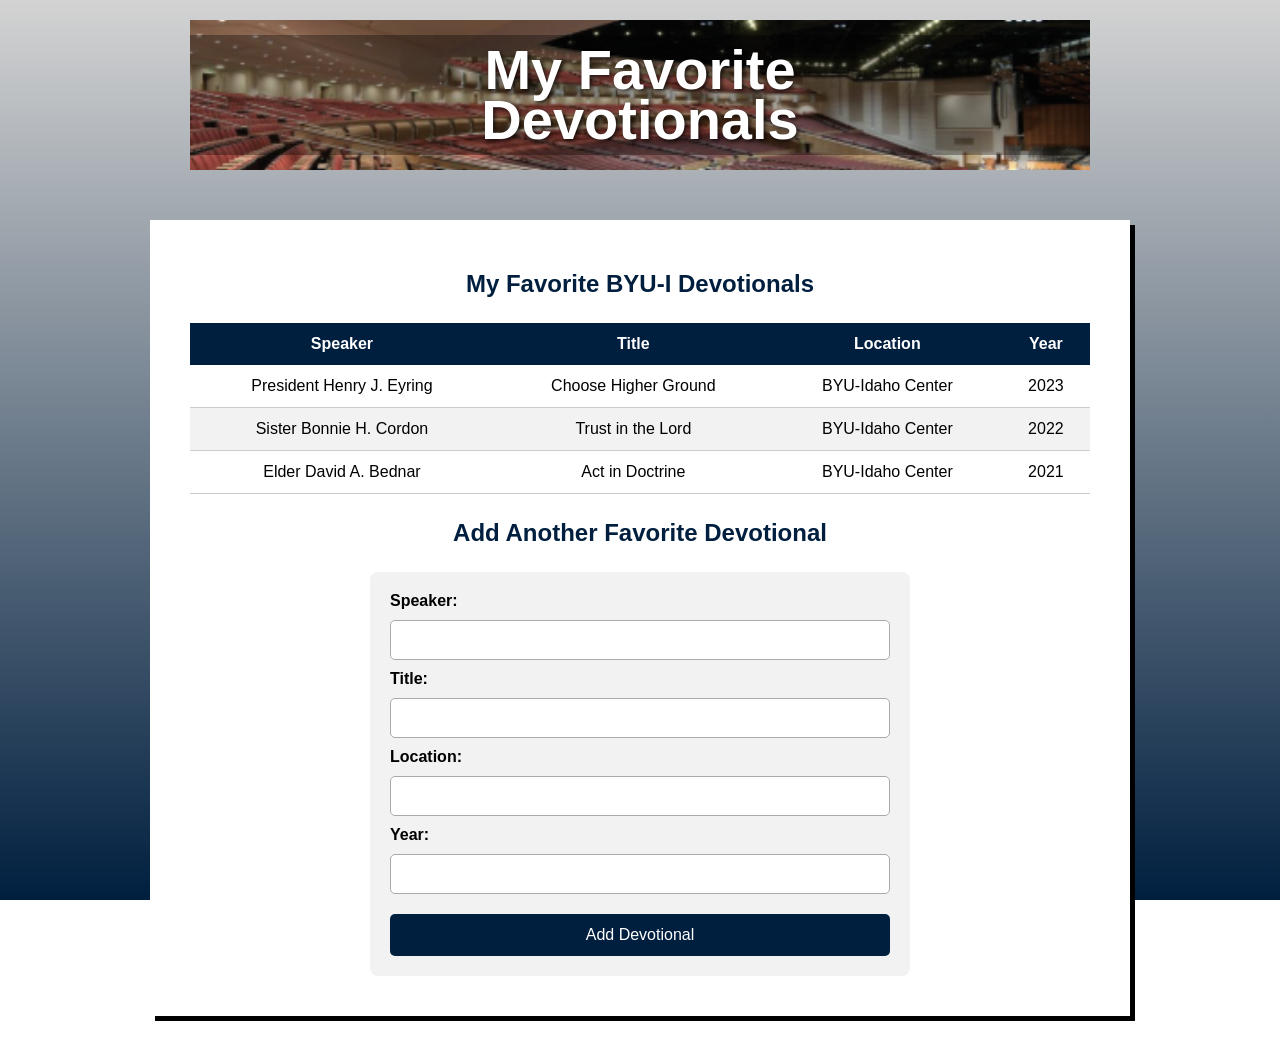
<file: favorite_devo/favdevo.html>
<!DOCTYPE html>
<html lang="en">
<head>
  <meta charset="UTF-8" />
  <meta name="viewport" content="width=device-width, initial-scale=1.0"/>
  <title>My Favorite Devotionals</title>
  <link rel="stylesheet" href="styles/styles.css" />
</head>
<body>
  <div class="container">
    <header class="header">
      <div class="header-image">
        <h1>My Favorite<br>Devotionals</h1>
      </div>
    </header>
    <main>
    <div class="content-box">
        
      <h2>My Favorite BYU-I Devotionals</h2>

        <table>
            <thead>
                <tr>
                    <th>Speaker</th>
                    <th>Title</th>
                    <th>Location</th>
                    <th>Year</th>
                </tr>
            </thead>
            <tbody>
                <tr>
                    <td>President Henry J. Eyring</td>
                    <td>Choose Higher Ground</td>
                    <td>BYU-Idaho Center</td>
                    <td>2023</td>
                </tr>
                <tr>
                    <td>Sister Bonnie H. Cordon</td>
                    <td>Trust in the Lord</td>
                    <td>BYU-Idaho Center</td>
                    <td>2022</td>
                </tr>
                <tr>
                    <td>Elder David A. Bednar</td>
                    <td>Act in Doctrine</td>
                    <td>BYU-Idaho Center</td>
                    <td>2021</td>
                </tr>
            </tbody>
        </table>

        <h2>Add Another Favorite Devotional</h2>

        <form>
            <label for="speaker">Speaker:</label>
            <input type="text" id="speaker" name="speaker">

            <label for="title">Title:</label>
            <input type="text" id="title" name="title">

            <label for="location">Location:</label>
            <input type="text" id="location" name="location">

            <label for="year">Year:</label>
            <input type="number" id="year" name="year">

            <button type="submit">Add Devotional</button>
        </form>
    </div>
</main>
  </div>
</body>
</html>
</file>
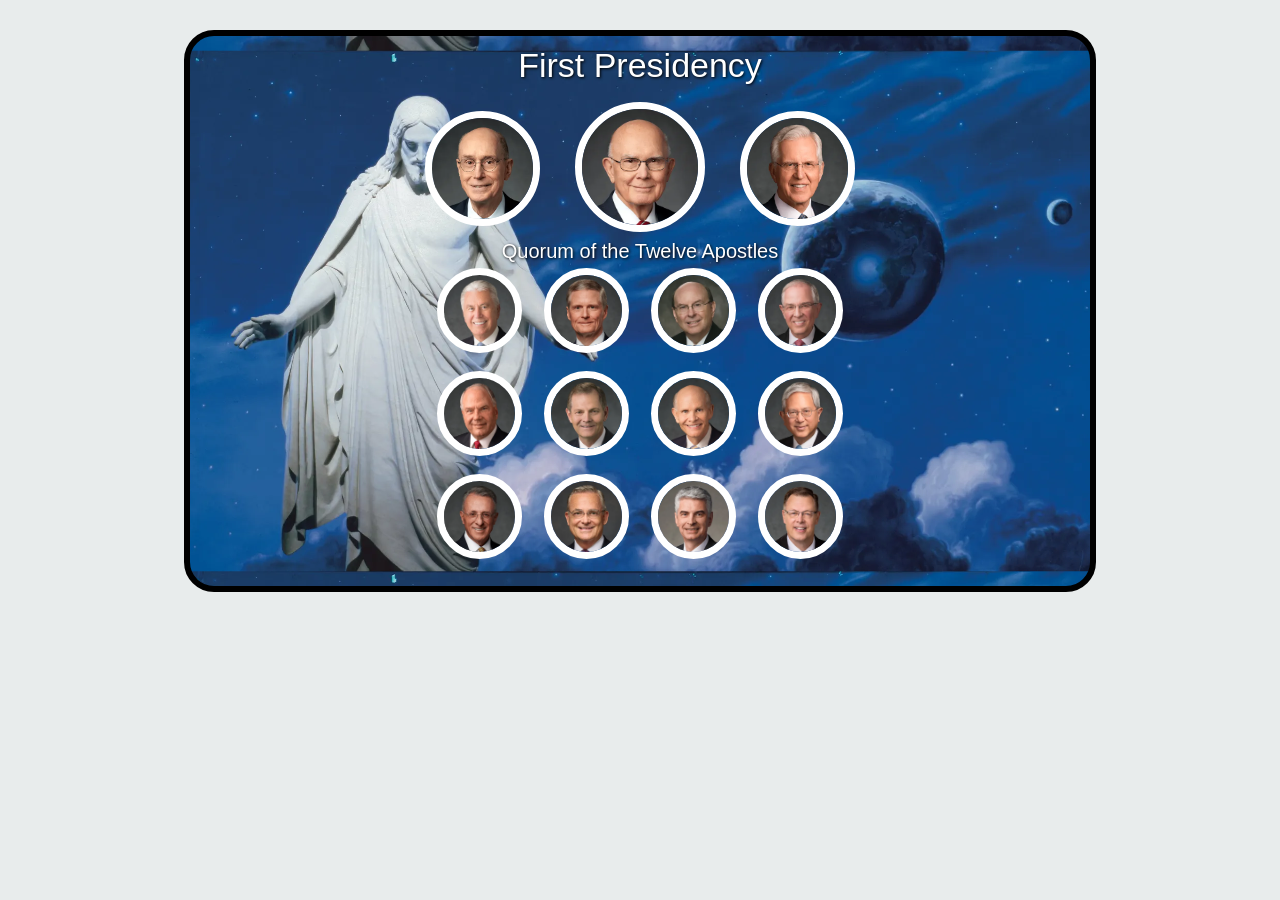
<file: ice/apostle_spotlight/apostles.html>
<!DOCTYPE html>
<html lang="en">
<head>
    <meta charset="UTF-8">
    <meta name="viewport" content="width=device-width, initial-scale=1.0">
    <title>Apostles Spotlights</title>
    <style>
        body {
            background-color: #E8ECEC;
            font-family: Arial, Helvetica, sans-serif;
            margin: 0;
            padding: 0;
        }

        .spotlight {
            width: 900px;
            height: 550px;
            margin: 30px auto;
            background-image: url("images/christus.webp");
            background-size: 110%;
            background-position: 45% center;
            border: 6px solid black;
            border-radius: 30px;
            position: relative;
            overflow: hidden;
        }

        h1, h2 {
            color: white;
            text-align: center;
            margin: 0;
            font-weight: normal;
            text-shadow: 1px 1px 3px black;
        }

        h1 {
            font-size: 34px;
            padding-top: 10px;
        }

        h2 {
            font-size: 20px;
            margin-top: 8px;
        }

        .first-presidency {
            display: flex;
            justify-content: center;
            align-items: center;
            gap: 35px;
            position: relative;
            z-index: 2;
            width: 520px;
            margin: 20px auto 0;
        }

        .first-presidency img {
            width: 115px;
            height: 115px;
        }

        .prophet {
            width: 130px !important;
            height: 130px !important;
            margin-top: -3px;
        }

        .apostles {
            display: grid;
            grid-template-columns: repeat(4, 85px);
            justify-content: center;
            gap: 18px 22px;
            width: 520px;
            margin: 5px auto 0;
            position: relative;
            z-index: 2;
        }

        .apostles img {
            width: 85px;
            height: 85px;
        }

        img {
            object-fit: cover;
            object-position: top center;
            border-radius: 50%;
            border: 7px solid white;
            box-sizing: border-box;
            transition: border-color 0.3s, transform 0.3s;
        }

        img:hover {
            border-color: gold;
            transform: scale(1.08);
        }
    </style>
</head>
<body>
    <main class="spotlight">
        <h1>First Presidency</h1>

        <section class="first-presidency">
            <img src="images/eyring.webp" alt="President Eyring">
            <img class="prophet" src="images/oaks.webp" alt="President Oaks">
            <img src="images/christofferson.webp" alt="Elder Christofferson">
        </section>

        <h2>Quorum of the Twelve Apostles</h2>

        <section class="apostles">
            <img src="images/uchtdorf.webp" alt="Elder Uchtdorf">
            <img src="images/bednar.webp" alt="Elder Bednar">
            <img src="images/cook.webp" alt="Elder Cook">
            <img src="images/anderson.webp" alt="Elder Anderson">

            <img src="images/rasband.webp" alt="Elder Rasband">
            <img src="images/stevenson.webp" alt="Elder Stevenson">
            <img src="images/renlund.webp" alt="Elder Renlund">
            <img src="images/gong.webp" alt="Elder Gong">

            <img src="images/soares.webp" alt="Elder Soares">
            <img src="images/kearon.webp" alt="Elder Kearon">
            <img src="images/causse.webp" alt="Elder Causse">
            <img src="images/gilbert.webp" alt="Elder Gilbert">
        </section>
    </main>
</body>
</html>
</file>
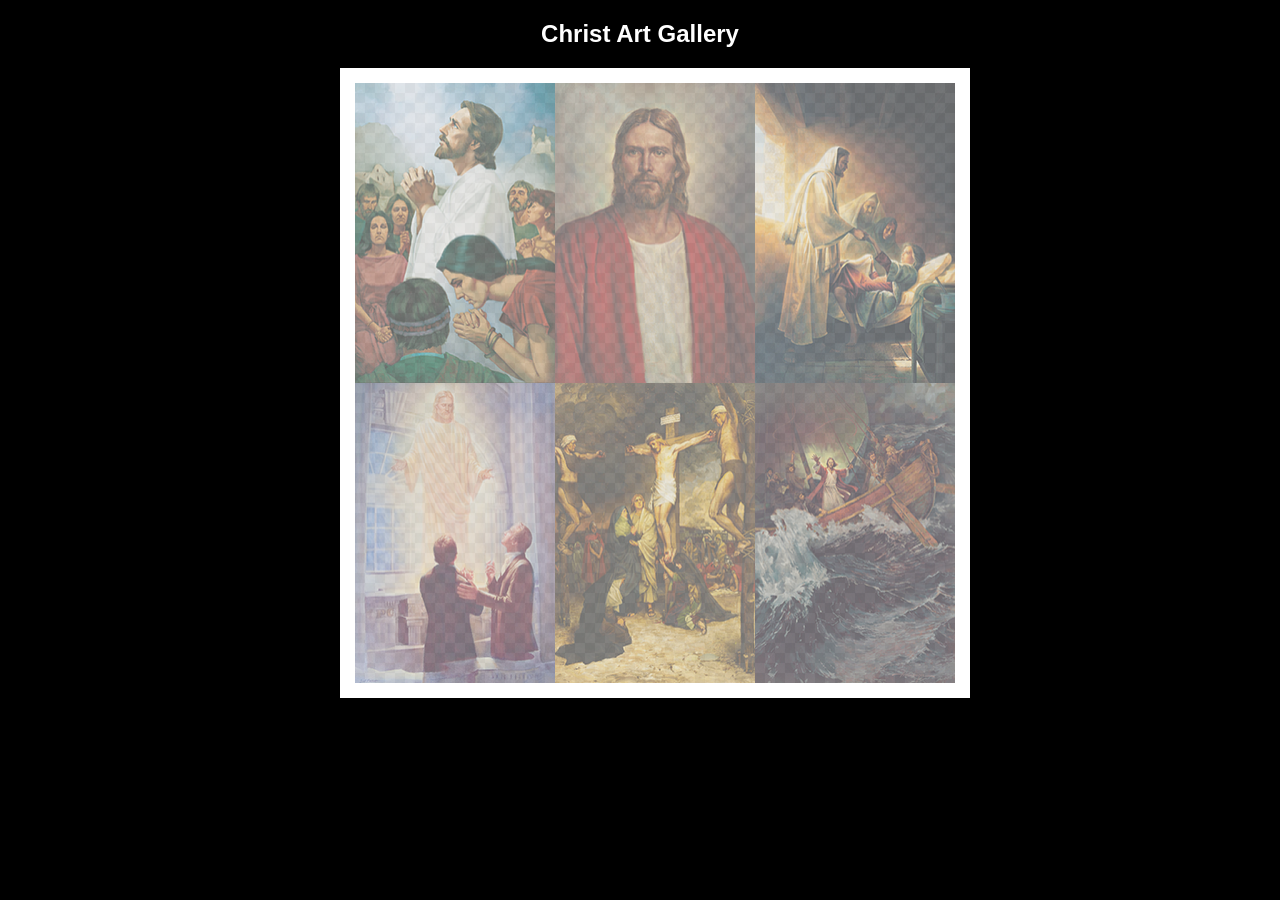
<file: ice/gallery/gallery.html>
<!DOCTYPE html>
<html lang="en">
<head>
    <meta charset="UTF-8">
    <meta name="viewport" content="width=device-width, initial-scale=1.0">
    <title>Images of Christ</title>
    <style>
        body {
            background: black;
        }

        #wrapper {
            width: 600px;
            margin: 0 auto;
        }

        nav {
            color: white;
            text-align: center;
            font-family: Haettenschweiler, 'Arial Narrow Bold', sans-serif;
        }

        #gallery {
            display: grid;
            grid-template-columns: 200px 200px 200px;
            border: 15px solid rgb(255, 255, 255);
            width: 100%;
            background-color: #ddd;
            background-image:
                linear-gradient(45deg, #ccc 26%, transparent 26%), 
                linear-gradient(135deg, #ccc 26%, transparent 26%),
                linear-gradient(45deg, transparent 75%, #ccc 75%),
                linear-gradient(135deg, transparent 75%, #ccc 75%);
            background-size: 20px 20px;
            background-position: 0 0, 10px 0, 10px -10px, 0px 10px;
        }

        #gallery a {
            cursor: url('images/christus.png'), pointer;
        }

        #gallery img {
            width: 200px;
            height: 300px;
            opacity: 50%;
            display: block;
        }

        #gallery img:hover {
            opacity: 100%;
        }
    </style>
</head>
<body>
    <div id="wrapper">
        <nav>
            <h1>Christ Art Gallery</h1>
        </nav>

        <main>
            <div id="gallery">
                <a href="images/big/img1.jpg"><img src="images/small/img1.jpg" alt="Christ praying with the Nephites"></a>
                <a href="images/big/img2.jpg"><img src="images/small/img2.jpg" alt="Jesus the Christ"></a>
                <a href="images/big/img3.jpg"><img src="images/small/img3.jpg" alt="Jesus Raising the Daughter of Jairus"></a>
                <a href="images/big/img4.jpg"><img src="images/small/img4.jpg" alt="The Lord Appears in the Kirtland Temple"></a>
                <a href="images/big/img5.jpg"><img src="images/small/img5.jpg" alt="Crucifixion of Jesus Christ"></a>
                <a href="images/big/img6.jpg"><img src="images/small/img6.jpg" alt="Jesus Calms the Storm"></a>
            </div>
        </main>
    </div>
</body>
</html>
</file>
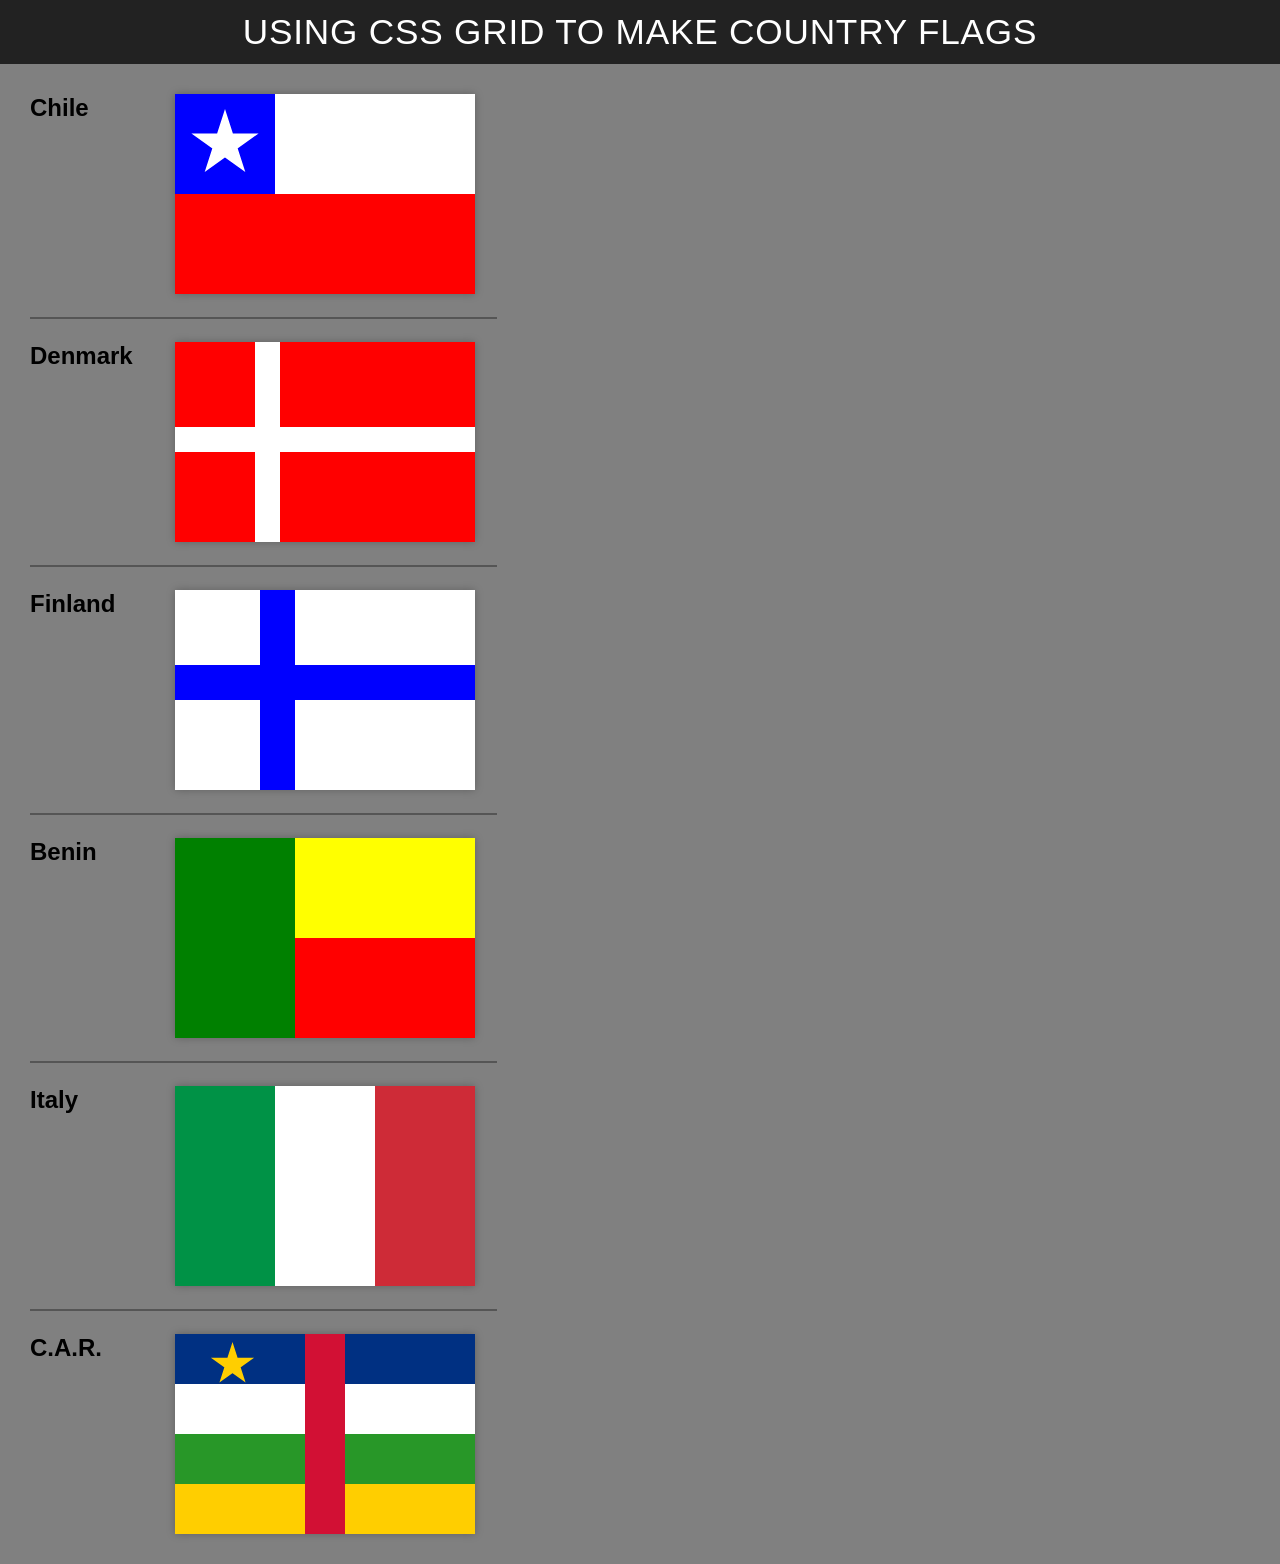
<file: ice/grid_flags/flags.html>
<!DOCTYPE html>
<html lang="en">

<head>
    <meta charset="UTF-8">
    <meta name="viewport" content="width=device-width, initial-scale=1.0">
    <title>Country Flags</title>

    <style>
        body {
            margin: 0;
            font-family: 'Helvetica Neue', Arial, sans-serif;
            background-color: gray;
        }

        header {
            background-color: #222;
            color: #fff;
            padding: 0.75rem 1.5rem;
            display: flex;
            align-items: center;
            justify-content: center;
            font-size: 1.1rem;
            letter-spacing: 0.05rem;
            text-transform: uppercase;
        }

        header h1 {
            margin: 0;
            font-weight: 400;
        }

        main {
            display: grid;
            grid-template-columns: 120px 320px;
            gap: 15px 25px;
            margin: 30px;
            align-items: start;
        }

        h2 {
            margin: 0;
            color: black;
        }

        hr {
            grid-column: 1 / 3;
            width: 100%;
            border: 1px solid #555;
        }

        .flag {
            width: 300px;
            height: 200px;
            box-shadow: 0 0 8px rgba(0, 0, 0, 0.25);
        }

        /* Chile */
        #chile {
            display: grid;
            grid-template-columns: 1fr 1fr 1fr;
            grid-template-rows: 1fr 1fr;
        }

        #blue {
            background: blue;
            grid-column: 1 / 2;
            display: grid;
            align-items: center;
            justify-items: center;
        }

        #white {
            background: white;
            grid-column: 2 / 4;
        }

        #red {
            background: red;
            grid-column: 1 / 4;
        }

        .star {
            width: 70px;
            aspect-ratio: 1;
            background: white;
            clip-path: polygon(50% 0, 79% 90%, 2% 35%, 98% 35%, 21% 90%);
        }

        /* Denmark */
        #denmark {
            display: grid;
            grid-template-columns: 80px 25px 195px;
            grid-template-rows: 85px 25px 90px;
            background: white;
        }

        #dred1,
        #dred2,
        #dred3,
        #dred4 {
            background: red;
        }

        #dred1 {
            grid-column: 1 / 2;
            grid-row: 1 / 2;
        }

        #dred2 {
            grid-column: 3 / 4;
            grid-row: 1 / 2;
        }

        #dred3 {
            grid-column: 1 / 2;
            grid-row: 3 / 4;
        }

        #dred4 {
            grid-column: 3 / 4;
            grid-row: 3 / 4;
        }

        /* Finland */
        #finland {
            display: grid;
            grid-template-columns: 85px 35px 180px;
            grid-template-rows: 75px 35px 90px;
            background: blue;
        }

        #fwhite1,
        #fwhite2,
        #fwhite3,
        #fwhite4 {
            background: white;
        }

        #fwhite1 {
            grid-column: 1 / 2;
            grid-row: 1 / 2;
        }

        #fwhite2 {
            grid-column: 3 / 4;
            grid-row: 1 / 2;
        }

        #fwhite3 {
            grid-column: 1 / 2;
            grid-row: 3 / 4;
        }

        #fwhite4 {
            grid-column: 3 / 4;
            grid-row: 3 / 4;
        }

        /* Benin */
        #benin {
            display: grid;
            grid-template-columns: 120px 180px;
            grid-template-rows: 100px 100px;
        }

        #bgreen {
            background: green;
            grid-column: 1 / 2;
            grid-row: 1 / 3;
        }

        #byellow {
            background: yellow;
            grid-column: 2 / 3;
            grid-row: 1 / 2;
        }

        #bred {
            background: red;
            grid-column: 2 / 3;
            grid-row: 2 / 3;
        }

        /* Italy bonus */
        #italy {
            display: grid;
            grid-template-columns: 1fr 1fr 1fr;
        }

        #igreen {
            background: #009246;
        }

        #iwhite {
            background: white;
        }

        #ired {
            background: #ce2b37;
        }

        /* Central African Republic super bonus */
        #car {
            display: grid;
            grid-template-columns: 1fr 40px 1fr;
            grid-template-rows: 50px 50px 50px 50px;
            position: relative;
            background: #003082;
        }

        #carblue {
            background: #003082;
            grid-column: 1 / 4;
            grid-row: 1 / 2;
        }

        #carwhite {
            background: white;
            grid-column: 1 / 4;
            grid-row: 2 / 3;
        }

        #cargreen {
            background: #289728;
            grid-column: 1 / 4;
            grid-row: 3 / 4;
        }

        #caryellow {
            background: #ffce00;
            grid-column: 1 / 4;
            grid-row: 4 / 5;
        }

        #carred {
            background: #d21034;
            grid-column: 2 / 3;
            grid-row: 1 / 5;
            z-index: 2;
        }

        #carstar {
            position: absolute;
            top: 8px;
            left: 35px;
            width: 45px;
            aspect-ratio: 1;
            background: #ffce00;
            clip-path: polygon(50% 0, 79% 90%, 2% 35%, 98% 35%, 21% 90%);
            z-index: 3;
        }
    </style>
</head>

<body>
    <header>
        <h1>Using CSS Grid to make Country Flags</h1>
    </header>

    <main>
        <h2>Chile</h2>
        <div id="chile" class="flag">
            <div id="blue">
                <div class="star"></div>
            </div>
            <div id="white"></div>
            <div id="red"></div>
        </div>

        <hr>

        <h2>Denmark</h2>
        <div id="denmark" class="flag">
            <div id="dred1"></div>
            <div id="dred2"></div>
            <div id="dred3"></div>
            <div id="dred4"></div>
        </div>

        <hr>

        <h2>Finland</h2>
        <div id="finland" class="flag">
            <div id="fwhite1"></div>
            <div id="fwhite2"></div>
            <div id="fwhite3"></div>
            <div id="fwhite4"></div>
        </div>

        <hr>

        <h2>Benin</h2>
        <div id="benin" class="flag">
            <div id="bgreen"></div>
            <div id="byellow"></div>
            <div id="bred"></div>
        </div>

        <hr>

        <h2>Italy</h2>
        <div id="italy" class="flag">
            <div id="igreen"></div>
            <div id="iwhite"></div>
            <div id="ired"></div>
        </div>

        <hr>

        <h2>C.A.R.</h2>
        <div id="car" class="flag">
            <div id="carblue"></div>
            <div id="carwhite"></div>
            <div id="cargreen"></div>
            <div id="caryellow"></div>
            <div id="carred"></div>
            <div id="carstar"></div>
        </div>
    </main>
</body>

</html>
</file>
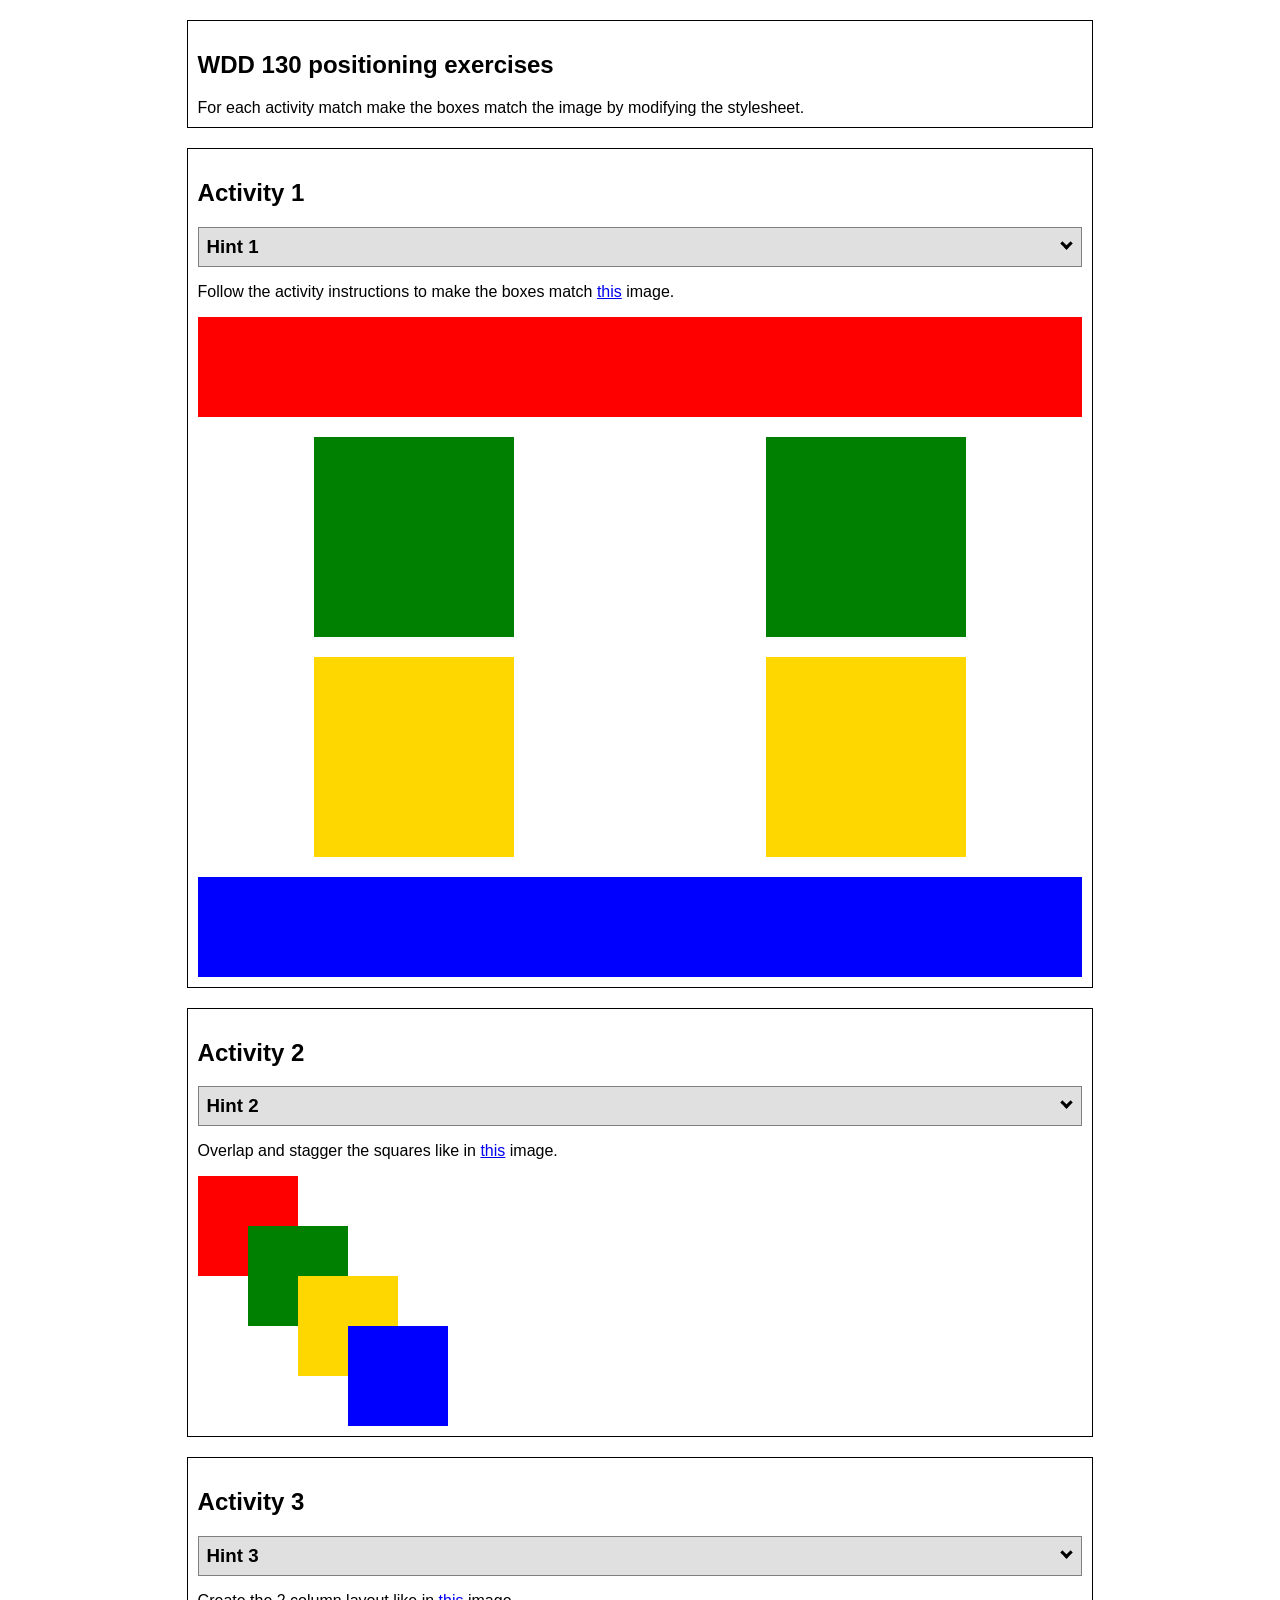
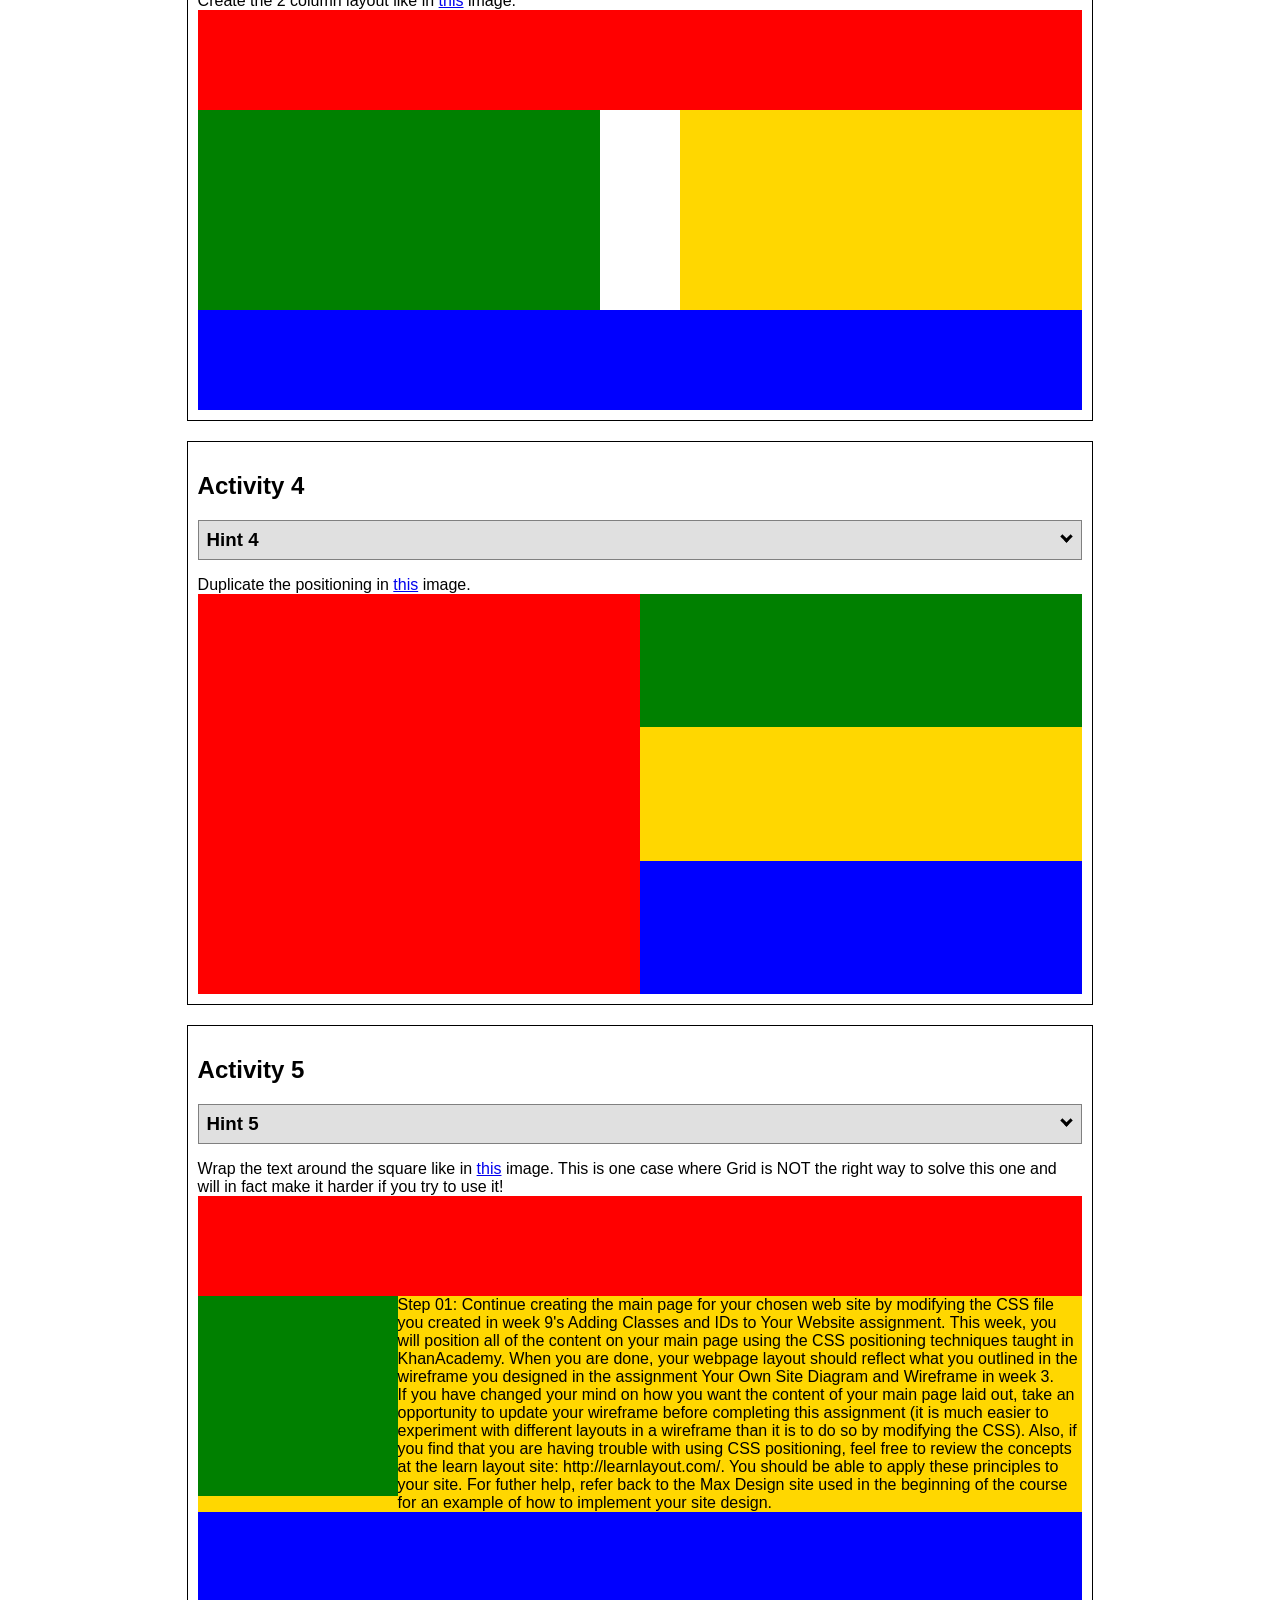
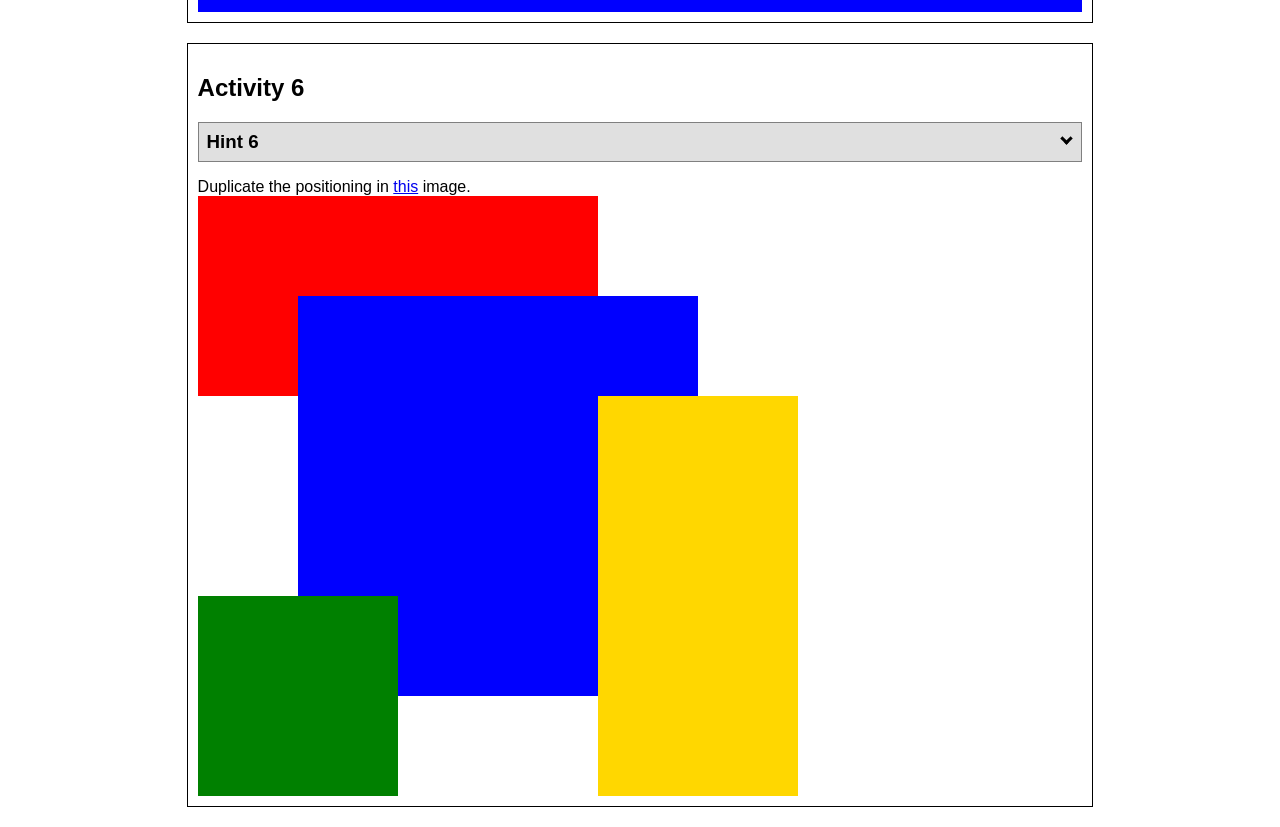
<file: ice/positioning/positioning.html>
<!DOCTYPE html>
<html lang="en">
  <head>
    <!-- HTML - Name: positioning.html -->
    <title>Positioning Activity</title>
    <link rel="stylesheet" type="text/css" href="positionstyles.css" />
  </head>
  <body>
    <div class="activity">
      <h2>WDD 130 positioning exercises</h2>
      For each activity match make the boxes match the image by modifying the stylesheet.</div>
    <div class="activity">
      <h2>Activity 1</h2>
      <section class="hint"><input type="checkbox" ><i></i> <h3>Hint 1</h3><div><p>Use the activity instructions for the firt activity</a></p></div></section>
      <p>Follow the activity instructions to make the boxes match  <a href="images/example1.png" target="_blank">this</a> image.</p>
      <div class="content1" >
        <div class="red1" ></div>
        <div class="green1" ></div>
        <div class="green1" ></div>
        <div class="yellow1"></div>
        <div class="yellow1"></div>
        <div class="blue1"></div>
      </div>
    </div>
    <div class="activity">
      <h2>Activity 2</h2>
      <section class="hint"><input type="checkbox" > <h3>Hint 2</h3><i></i><div>
      <ul>
      <li>grid-template-columns: 50px 50px 50px 50px 50px </li></ul></div></section>
      <p>Overlap and stagger the squares like in <a href="images/example2.png" target="_blank">this</a> image.</p>
      <div class="content2" >
        <div class="red2" ></div>
        <div class="green2" ></div>
        <div class="yellow2"></div>
        <div class="blue2"></div>
      </div>
    </div>
    <div class="activity">
      <h2>Activity 3</h2>
      <section class="hint"><input type="checkbox" > <h3>Hint 3</h3><i></i><div><p>This one is going to be best solved with CSS Grid. Remember to make the boxes the right width first...then start moving them around. </p><h4>Properties used:</h4><ul><li>display:grid;</li><li>grid-template-columns:</li><li>grid-column-gap:</li>
        <li>grid-column:</li>  </ul></div></section>
      Create the 2 column layout like in <a href="images/example3.png" target="_blank">this</a>  image.
      <div class="content3" >
        <div class="red3" ></div>
        <div class="green3" ></div>
        <div class="yellow3"></div>
        <div class="blue3"></div>
      </div>
    </div>
    <div class="activity">
      <h2>Activity 4</h2>
      <section class="hint"><input type="checkbox" > <h3>Hint 4</h3><i></i><div><p>For the others we have been primarily concerned with width. For this one you will need to adjust height as well. </p><h4>Properties used:</h4><ul><li>display:grid;</li><li>grid-template-columns:</li><li>grid-row:</li></ul></div></section>
      Duplicate the positioning in <a href="images/example4.png" target="_blank">this</a> image. 
      <div class="content4" >
        <div class="red4" ></div>
        <div class="green4" ></div>
        <div class="yellow4"></div>
        <div class="blue4"></div>
      </div>
    </div>

    <div class="activity">
      <h2>Activity 5</h2>
      <section class="hint"><input type="checkbox" > <h3>Hint 5</h3><i></i><div><p>Grid is <strong>not</strong> the right way to do this.  In fact there is only one way to really do that...and that is with float. Remember that we float the thing we want the text to wrap around.  Also remember to start by making all the shapes the right size and shape.</p><h4>Properties used:</h4><ul><li>float: left;</li></ul></div></section>
      Wrap the text around the square like in <a href="images/example5.png" target="_blank">this</a> image. This is one case where Grid is NOT the right way to solve this one and will in fact make it harder if you try to use it!
      <div class="content5" >
        <div class="red5" ></div>
        <div class="green5" ></div>
        <div class="yellow5">Step 01: Continue creating the main page for your chosen web site by modifying the CSS file you created in week 9's Adding Classes and IDs to Your Website assignment. This week, you will position all of the content on your main page using the CSS positioning techniques taught in KhanAcademy. When you are done, your webpage layout should reflect what you outlined in the wireframe you designed in the assignment Your Own Site Diagram and Wireframe in week 3. <br />
          If you have changed your mind on how you want the content of your main page laid out, take an opportunity to update your wireframe before completing this assignment (it is much easier to experiment with different layouts in a wireframe than it is to do so by modifying the CSS). Also, if you find that you are having trouble with using CSS positioning, feel free to review the concepts at the learn layout site: http://learnlayout.com/. You should be able to apply these principles to your site. For futher help, refer back to the Max Design site used in the beginning of the course for an example of how to implement your site design.</div>
        <div class="blue5"></div>
      </div>
    </div>
    <div class="activity">
      <h2>Activity 6</h2>
      <section class="hint"><input type="checkbox" > <h3>Hint 6</h3><i></i><div><p>This one is all about visualizing the grid behind the layout. If you are having a hard time doing that first: all the sizes are even multiples of 100, and second here is another example with the lines drawn: <a href="images/example6-hint.png" target="_blank">example 6 with lines</a>. For this one you will find it easiest if you use px for the column width. You can also use <kbd>z-index</kbd> to control the element layering.    </p><h4>Properties used:</h4><ul><li>display:grid;</li><li>grid-template-columns:</li><li>grid-column:</li><li>grid-row:</li><li><a href="https://www.w3schools.com/cssref/pr_pos_z-index.asp" target="_blank">z-index:</a></li></ul></div></section>
      Duplicate the positioning in <a href="images/example6.png" target="_blank">this</a> image.
      <div class="content6" >
        <div class="red6" ></div>
        <div class="green6" ></div>
        <div class="yellow6"></div>
        <div class="blue6"></div>
      </div>
    </div>
  </body>
</html>
</file>
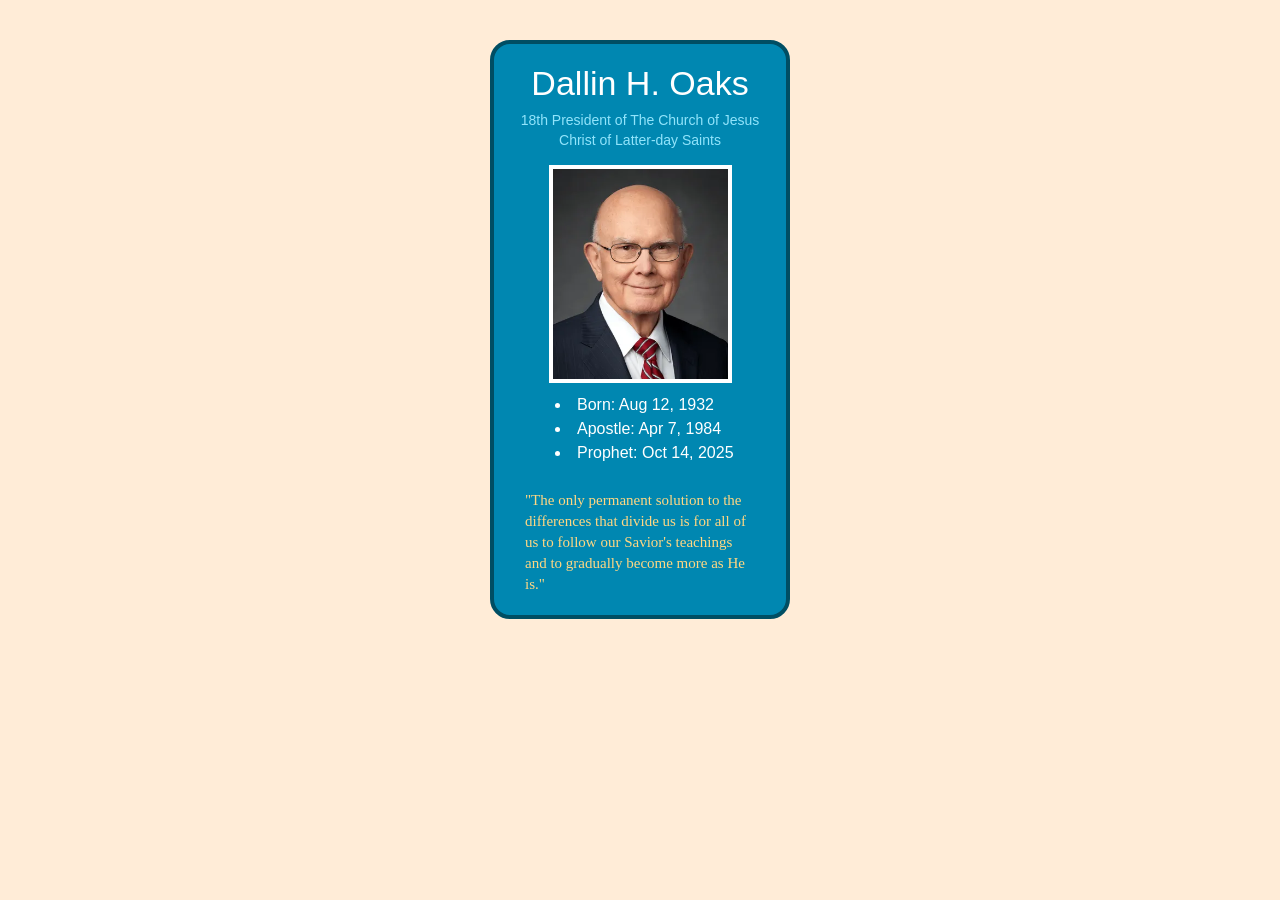
<file: ice/prophet_cards/oaks.html>
<!DOCTYPE html>
<html lang="en">
<head>
    <meta charset="UTF-8">
    <meta name="viewport" content="width=device-width, initial-scale=1.0">
    <title>Dallin H. Oaks Prophet Card</title>
    <style>
        body {
            background-color: #FFECD7;
            font-family: Helvetica, Arial, sans-serif;
            margin: 0;
            padding: 0;
        }

        .card {
            background-color: #0087B1;
            border: 4px solid #004E63;
            border-radius: 20px;
            width: 300px;
            margin: 40px auto;
            padding: 20px;
            text-align: center;
            box-sizing: border-box;
        }

        h1 {
            color: #FFFFFF;
            font-size: 34px;
            font-weight: normal;
            margin: 0;
        }

        h2 {
            color: #91E4FB;
            font-size: 14px;
            font-weight: normal;
            line-height: 1.4;
            margin: 8px 0 15px;
        }

        .prophet-img {
            width: 175px;
            border: 4px solid white;
            display: block;
            margin: 0 auto 10px;
        }

        ul {
            color: #FFFFFF;
            text-align: left;
            font-size: 16px;
            line-height: 1.5;
            width: 210px;
            margin: 0 auto 25px;
            padding-left: 50;
            list-style-position: inside;
        }

        .quote {
            color: #FFD783;
            font-family: "Brush Script MT", cursive;
            font-size: 15px;
            line-height: 1.4;
            text-align: left;
            width: 230px;
            margin: 0 auto;
        }
    </style>
</head>
<body>
    <main class="card">
        <h1>Dallin H. Oaks</h1>

        <h2>
            18th President of The Church of Jesus<br>
            Christ of Latter-day Saints
        </h2>

        <img class="prophet-img" src="images/oaks.webp" alt="President Dallin H. Oaks">

        <ul>
            <li>Born: Aug 12, 1932</li>
            <li>Apostle: Apr 7, 1984</li>
            <li>Prophet: Oct 14, 2025</li>
        </ul>

        <p class="quote">
            "The only permanent solution to the differences that divide us is for all of us to follow our Savior's teachings and to gradually become more as He is."
        </p>
    </main>
</body>
</html>
</file>
<file: styles/style.css>
@import url("https://fonts.googleapis.com/css2?family=Nunito:wght@400;600;700;800&display=swap");

/* Color Palette */
:root {
    --pink: #F8C8D4;
    --light-pink: #FFDDE6;
    --orange: #F68A3D;
    --burnt-orange: #B85E24;
    --peach: #FFE4D1;
    --cream: #FFF7F0;
    --white: #FFFFFF;
    --dark: #2B2B2B;
    --shadow: rgba(184, 94, 36, 0.18);
}

/* Basic Reset */
* {
    box-sizing: border-box;
}

html {
    scroll-behavior: smooth;
}

body {
    margin: 0;
    padding: 0;
    font-family: "Nunito", Arial, Helvetica, sans-serif;
    font-size: 17px;
    font-weight: 400;
    color: var(--dark);
    background:
        radial-gradient(circle at 8% 12%, var(--peach) 0 120px, transparent 121px),
        radial-gradient(circle at 90% 18%, var(--orange) 0 90px, transparent 91px),
        radial-gradient(circle at 15% 85%, var(--cream) 0 140px, transparent 141px),
        radial-gradient(circle at 85% 80%, var(--peach) 0 130px, transparent 131px),
        linear-gradient(135deg, var(--pink), var(--light-pink), var(--cream));
    min-height: 100vh;
}

/* Header */

header {
    background:
        linear-gradient(120deg, var(--white) 0%, var(--cream) 60%, var(--peach) 100%);
    display: grid;
    grid-template-columns: 115px 1fr;
    align-items: center;
    gap: 24px;
    padding: 24px 55px;
    position: relative;
    overflow: hidden;
    box-shadow: 0 6px 18px var(--shadow);
}

header::after {
    content: "";
    position: absolute;
    width: 240px;
    height: 240px;
    background-color: var(--pink);
    border-radius: 50%;
    right: -80px;
    top: -110px;
    opacity: 0.55;
}

header img,
.logo {
    width: 95px;
    height: auto;
    border-radius: 50%;
    border: 5px solid var(--pink);
    background-color: var(--pink);
    box-shadow: 0 8px 16px var(--shadow);
    position: relative;
    z-index: 2;
}

header h1 {
    margin: 0;
    font-family: Georgia, serif;
    font-size: 42px;
    color: var(--burnt-orange);
    letter-spacing: 4px;
    text-shadow: 3px 3px 0 var(--peach);
    position: relative;
    z-index: 2;
}

header p {
    margin: 8px 0 0;
    font-size: 17px;
    position: relative;
    z-index: 2;
}

/* Navigation */

nav {
    background:
        linear-gradient(90deg, var(--burnt-orange), var(--orange), var(--burnt-orange));
    text-align: center;
    padding: 15px;
    box-shadow: 0 5px 12px var(--shadow);
    position: sticky;
    top: 0;
    z-index: 10;
}

nav a {
    color: var(--white);
    text-decoration: none;
    font-weight: bold;
    margin: 0 8px;
    padding: 10px 18px;
    border-radius: 30px;
    display: inline-block;
    transition: 0.2s ease;
}

nav a:hover {
    background-color: var(--white);
    color: var(--burnt-orange);
    transform: translateY(-2px);
}

/* Main Layout */

main {
    width: 90%;
    max-width: 1050px;
    margin: 38px auto;
    display: grid;
    gap: 32px;
}

/* Sections */

section {
    background:
        linear-gradient(135deg, var(--white) 0%, var(--cream) 100%);
    padding: 34px;
    border-radius: 26px;
    border: 4px solid var(--peach);
    box-shadow: 0 12px 28px var(--shadow);
    position: relative;
    overflow: hidden;
}

section::before {
    content: "";
    position: absolute;
    width: 140px;
    height: 140px;
    background-color: var(--pink);
    border-radius: 50%;
    top: -65px;
    right: -50px;
    opacity: 0.6;
}

section::after {
    content: "";
    position: absolute;
    width: 70px;
    height: 70px;
    background-color: var(--peach);
    border-radius: 50%;
    bottom: -25px;
    left: -20px;
    opacity: 0.8;
}

section > * {
    position: relative;
    z-index: 2;
}

section h2 {
    font-family: Georgia, serif;
    color: var(--burnt-orange);
    font-size: 29px;
    margin-top: 0;
    margin-bottom: 18px;
    display: inline-block;
    background-color: var(--peach);
    padding: 9px 20px;
    border-radius: 30px;
    box-shadow: 4px 4px 0 var(--pink);
}

/* Welcome Section */

.welcome {
    display: grid;
    grid-template-columns: 280px 1fr;
    align-items: center;
    gap: 38px;
    padding: 42px;
}

.welcome img {
    width: 260px;
    border-radius: 26px;
    border: 6px solid var(--pink);
    box-shadow: 9px 9px 0 var(--peach);
    transform: rotate(-2deg);
}

.welcome h2 {
    background: none;
    box-shadow: none;
    padding: 0;
    font-size: 36px;
    margin-bottom: 10px;
}

.welcome p {
    font-size: 17px;
    line-height: 1.55;
}

.welcome a {
    display: inline-block;
    background-color: var(--orange);
    color: var(--white);
    text-decoration: none;
    padding: 12px 22px;
    border-radius: 30px;
    font-weight: bold;
    box-shadow: 4px 4px 0 var(--burnt-orange);
    transition: 0.2s ease;
}

.welcome a:hover {
    background-color: var(--burnt-orange);
    transform: translateY(-2px);
}

/* Lists */

ul {
    background-color: var(--peach);
    padding: 22px 42px;
    border-radius: 18px;
    border: 2px dashed var(--orange);
}

li {
    margin: 10px 0;
}

/* Articles and Cards */

article {
    background:
        linear-gradient(135deg, var(--cream) 0%, var(--white) 100%);
    padding: 24px;
    margin-top: 20px;
    border-radius: 18px;
    border-left: 10px solid var(--orange);
    box-shadow: 0 7px 16px rgba(184, 94, 36, 0.12);
    transition: 0.2s ease;
}

article:hover {
    transform: translateY(-4px);
    box-shadow: 0 12px 22px var(--shadow);
}

article h3 {
    color: var(--burnt-orange);
    margin-top: 0;
    font-size: 21px;
    letter-spacing: 1px;
}

article p {
    line-height: 1.55;
}

article a,
main a,
table a {
    color: var(--burnt-orange);
    font-weight: bold;
}

article a:hover,
main a:hover,
table a:hover {
    color: var(--orange);
}

/* Buttons and Link Buttons */

article a,
.ice-card a,
button {
    display: inline-block;
    background-color: var(--orange);
    color: var(--white);
    text-decoration: none;
    padding: 10px 18px;
    border-radius: 28px;
    font-weight: bold;
    border: none;
    box-shadow: 3px 3px 0 var(--burnt-orange);
    cursor: pointer;
    transition: 0.2s ease;
}

article a:hover,
.ice-card a:hover,
button:hover {
    background-color: var(--burnt-orange);
    color: var(--white);
    transform: translateY(-2px);
}

/* Table */

table {
    width: 100%;
    border-collapse: collapse;
    margin-top: 18px;
    background-color: var(--white);
    border-radius: 16px;
    overflow: hidden;
    box-shadow: 0 7px 16px rgba(184, 94, 36, 0.12);
}

th {
    background-color: var(--burnt-orange);
    color: var(--white);
    padding: 14px;
}

td {
    border: 1px solid var(--pink);
    padding: 14px;
    text-align: center;
}

tr:nth-child(even) {
    background-color: var(--cream);
}

/* Forms */

form {
    display: grid;
    gap: 14px;
    background-color: var(--cream);
    padding: 24px;
    border-radius: 20px;
    border: 3px solid var(--peach);
}

label {
    font-weight: bold;
    color: var(--burnt-orange);
}

input,
textarea {
    width: 100%;
    padding: 13px;
    border: 2px solid var(--pink);
    border-radius: 12px;
    font-family: Arial, Helvetica, sans-serif;
    font-size: 15px;
    background-color: var(--white);
}

input:focus,
textarea:focus {
    outline: none;
    border-color: var(--orange);
    box-shadow: 0 0 0 4px var(--peach);
}

textarea {
    height: 130px;
    resize: vertical;
}

/* ICE Page */

.hero {
    text-align: center;
    background:
        linear-gradient(135deg, var(--white) 0%, var(--cream) 50%, var(--peach) 100%);
}

.hero h2,
.hero h1 {
    font-family: Georgia, serif;
    color: var(--burnt-orange);
}

.ice-list {
    display: grid;
    grid-template-columns: 1fr;
    gap: 26px;
    max-width: 950px;
    margin: 30px auto;
    padding: 0;
    background: transparent;
    border: none;
    box-shadow: none;
}

.ice-list::before,
.ice-list::after {
    display: none;
}

.ice-card {
    background:
        linear-gradient(135deg, var(--white) 0%, var(--cream) 100%);
    padding: 26px;
    border-radius: 20px;
    border-left: 10px solid var(--orange);
    box-shadow: 0 9px 18px var(--shadow);
    transition: 0.2s ease;
}

.ice-card:hover {
    transform: translateY(-4px);
}

.ice-card h3 {
    margin-top: 0;
    color: var(--burnt-orange);
    font-size: 23px;
}

/* About Page General Styling */

main img {
    max-width: 100%;
    height: auto;
}

section img {
    border-radius: 22px;
    box-shadow: 7px 7px 0 var(--peach);
}

/* Client Report Page */

.report-page {
    background:
        radial-gradient(circle at 10% 14%, var(--pink) 0 120px, transparent 121px),
        radial-gradient(circle at 90% 20%, var(--orange) 0 90px, transparent 91px),
        radial-gradient(circle at 80% 90%, var(--peach) 0 140px, transparent 141px),
        linear-gradient(135deg, var(--cream), var(--light-pink));
}

.report-page main.report-container {
    display: block;
    width: 90%;
    max-width: 900px;
    margin: 42px auto;
    background:
        linear-gradient(135deg, var(--white) 0%, var(--cream) 100%);
    padding: 48px 58px;
    border-radius: 26px;
    border: 5px solid var(--peach);
    box-shadow: 0 14px 34px var(--shadow);
    position: relative;
}

.report-page main.report-container::before {
    content: "WDD 130";
    position: absolute;
    top: -20px;
    left: 34px;
    background-color: var(--orange);
    color: var(--white);
    padding: 9px 20px;
    border-radius: 30px;
    font-weight: bold;
    letter-spacing: 1px;
    box-shadow: 4px 4px 0 var(--burnt-orange);
}

.report-container h1 {
    font-family: Georgia, serif;
    color: var(--burnt-orange);
    font-size: 34px;
    text-align: center;
    margin: 0 0 36px;
    line-height: 1.25;
    background-color: var(--peach);
    padding: 24px;
    border-radius: 22px;
    box-shadow: 6px 6px 0 var(--pink);
}

.report-container h2 {
    font-family: Georgia, serif;
    color: var(--burnt-orange);
    font-size: 24px;
    margin: 36px 0 14px;
    padding: 11px 18px;
    border-radius: 16px;
    background-color: var(--pink);
    box-shadow: 4px 4px 0 var(--peach);
}

.report-container p {
    font-size: 17px;
    line-height: 1.6;
    margin: 0 0 16px;
    background-color: rgba(255, 255, 255, 0.72);
    padding: 12px 15px;
    border-left: 5px solid var(--orange);
    border-radius: 10px;
}

.report-container a {
    color: var(--burnt-orange);
    font-weight: bold;
    background-color: var(--peach);
    padding: 2px 7px;
    border-radius: 8px;
}

.report-container a:hover {
    color: var(--orange);
}

/* Footer */

footer {
    background:
        linear-gradient(90deg, var(--burnt-orange), var(--orange), var(--burnt-orange));
    color: var(--white);
    text-align: center;
    padding: 22px;
    margin-top: 40px;
    box-shadow: 0 -5px 14px var(--shadow);
}

footer a {
    color: var(--white);
    text-decoration: none;
    font-weight: bold;
}

footer a:hover {
    text-decoration: underline;
}

/* Responsive Layout */

@media screen and (max-width: 700px) {
    header {
        grid-template-columns: 1fr;
        text-align: center;
        padding: 25px;
    }

    header img,
    .logo {
        margin: 0 auto;
    }

    header h1 {
        font-size: 30px;
        letter-spacing: 2px;
    }

    nav {
        position: static;
    }

    nav a {
        display: block;
        margin: 8px auto;
        width: fit-content;
    }

    main {
        width: 94%;
    }

    section {
        padding: 25px;
    }

    .welcome {
        grid-template-columns: 1fr;
        text-align: center;
        padding: 28px;
    }

    .welcome img {
        width: 230px;
        margin: 0 auto;
    }

    .report-page main.report-container {
        width: 94%;
        padding: 32px 22px;
    }

    .report-container h1 {
        font-size: 27px;
    }

    .report-container h2 {
        font-size: 21px;
    }

    .report-container p {
        font-size: 16px;
    }
}
/* Better Font Across All Portal Pages */

body,
p,
li,
a,
td,
th,
label,
input,
textarea,
button,
article,
section {
    font-family: "Nunito", Arial, Helvetica, sans-serif;
}

body {
    font-size: 18px;
    font-weight: 400;
}

p,
li,
td,
th,
label,
input,
textarea {
    font-size: 18px;
    line-height: 1.65;
}

article p,
section p,
.report-container p {
    font-size: 18px;
    line-height: 1.65;
}

nav a,
article a,
.ice-card a,
button {
    font-size: 16px;
    font-weight: 800;
    letter-spacing: 0.3px;
}

h1,
h2,
h3 {
    font-family: Georgia, serif;
    font-weight: bold;
}

/* Stronger Font and Size Override */

body {
    font-family: "Nunito", Arial, Helvetica, sans-serif;
    font-size: 20px;
    font-weight: 500;
}

p,
li,
td,
th,
label,
input,
textarea,
button,
section p,
article p,
.welcome p,
.hero p,
.report-container p,
header p {
    font-family: "Nunito", Arial, Helvetica, sans-serif;
    font-size: 20px;
    font-weight: 500;
    line-height: 1.7;
}

nav a {
    font-family: "Nunito", Arial, Helvetica, sans-serif;
    font-size: 17px;
    font-weight: 800;
}

article a,
.ice-card a,
button,
.welcome a {
    font-family: "Nunito", Arial, Helvetica, sans-serif;
    font-size: 17px;
    font-weight: 800;
}

section h2 {
    font-size: 34px;
}

article h3,
.ice-card h3 {
    font-size: 25px;
    font-weight: 800;
}

header h1 {
    font-size: 46px;
}

header p {
    font-size: 20px;
}

.welcome h2 {
    font-size: 42px;
}

.report-container h1 {
    font-size: 38px;
}

.report-container h2 {
    font-size: 28px;
}

input,
textarea {
    font-size: 19px;
    font-weight: 500;
}
</file>
<file: fathersday/styles/styles.css>
/* Father's Day Page CSS */

* {
    box-sizing: border-box;
}

body {
    margin: 0;
    font-family: Georgia, 'Times New Roman', serif;
    background: linear-gradient(to bottom, #ffb35c, #773b1d, #1d2930);
    color: #2f2118;
}

#wrapper {
    max-width: 1000px;
    margin: 0 auto;
    background-color: #fff7ea;
    min-height: 100vh;
    box-shadow: 0 0 35px rgba(0, 0, 0, 0.35);
}

header {
    background-color: #1d2930;
    border-bottom: 8px solid #d96b27;
}

nav ul {
    margin: 0;
    padding: 18px 25px;
    list-style-type: none;
    display: flex;
    justify-content: center;
    gap: 18px;
    flex-wrap: wrap;
}

nav li {
    background-color: #f4c167;
    color: #1d2930;
    padding: 10px 20px;
    border-radius: 25px;
    font-weight: bold;
    letter-spacing: 1px;
    box-shadow: 3px 3px 0 #d96b27;
}

main {
    padding: 35px;
    text-align: center;
}

h1 {
    margin: 10px 0 25px;
    font-size: 3.4em;
    color: #733815;
    text-shadow: 2px 2px 0 #f4c167;
    letter-spacing: 2px;
}

main img {
    width: 100%;
    max-width: 520px;
    display: block;
    margin: 0 auto 35px;
    border: 12px solid #1d2930;
    border-radius: 18px;
    box-shadow: 0 12px 25px rgba(0, 0, 0, 0.35);
}

section {
    background-color: #ffffff;
    margin: 25px auto;
    padding: 25px 30px;
    max-width: 760px;
    border-left: 12px solid #d96b27;
    border-radius: 14px;
    text-align: left;
    box-shadow: 0 8px 16px rgba(61, 37, 20, 0.18);
}

section:nth-of-type(2) {
    border-left-color: #1d5c63;
}

section:nth-of-type(3) {
    border-left-color: #f4c167;
}

h2 {
    margin-top: 0;
    color: #1d2930;
    font-size: 2em;
    border-bottom: 3px solid #f4c167;
    padding-bottom: 8px;
}

p {
    font-size: 1.08em;
    line-height: 1.7;
    margin-bottom: 0;
}

footer {
    background-color: #1d2930;
    color: #fff7ea;
    text-align: center;
    padding: 25px;
    font-size: 1.1em;
    letter-spacing: 1px;
    border-top: 8px solid #d96b27;
}

@media screen and (max-width: 650px) {
    main {
        padding: 22px;
    }

    h1 {
        font-size: 2.3em;
    }

    nav ul {
        gap: 12px;
    }

    nav li {
        padding: 9px 14px;
    }

    section {
        padding: 20px;
    }
}/* Add your CSS here to style your father's day page */
</file>
<file: favorite_devo/styles/styles.css>
body {
  margin: 0;
  height: 100%;
  font-family: Arial, sans-serif;
  background: linear-gradient(to bottom, #d3d3d3, #001f3f);
  background-repeat: no-repeat;
  background-attachment: fixed;
}

.container {
  text-align: center;
}

.header {
  padding: 20px 0;
}

.header-image {
  background-image: url("../images/icenter.png");
  background-repeat: no-repeat;
  background-position: center;
  background-size: cover;
  height: 150px;
  max-width: 900px;
  margin: 0 auto;
  display: flex;
  flex-direction: column;
  justify-content: center;
  color: white;
}

.header-image h1 {
  margin: 0;
  line-height: 0.9;
  font-size: 3.5em;
  font-weight: bold;
  text-shadow: 2px 2px 4px rgba(0, 0, 0, 0.7);
  background: #00000055;
  padding: 10px;
}

.content-box {
  background-color: white;
  margin: 30px auto;
  width: 90%;
  max-width: 900px;
  padding: 40px;
  box-shadow: 5px 5px 0px black;
  min-height: 400px;
}

h2 {
  color: #001f3f;
  margin-top: 10px;
  margin-bottom: 25px;
}

table {
  width: 100%;
  border-collapse: collapse;
  margin: 25px auto;
  font-size: 1rem;
}

th {
  background-color: #001f3f;
  color: white;
  padding: 12px;
}

td {
  padding: 12px;
  border-bottom: 1px solid #ccc;
  text-align: center;
}

tr:nth-child(even) {
  background-color: #f2f2f2;
}

form {
  max-width: 500px;
  margin: 20px auto 0 auto;
  padding: 20px;
  background-color: #f2f2f2;
  border-radius: 8px;
  display: flex;
  flex-direction: column;
  gap: 10px;
}

label {
  font-weight: bold;
  text-align: left;
}

input {
  padding: 10px;
  border: 1px solid #aaa;
  border-radius: 5px;
  font-size: 1rem;
}

button {
  margin-top: 10px;
  padding: 12px;
  background-color: #001f3f;
  color: white;
  border: none;
  border-radius: 5px;
  font-size: 1rem;
}

button:hover {
  background-color: #003b73;
  cursor: pointer;
}
</file>
<file: ice/positioning/positionstyles.css>
/* CSS - Name: "positionstyles.css" */

/* Activity 1 styles */
.content1 {
  display: grid;
  grid-template-columns: 1fr 1fr;
  justify-items: center;
  gap: 20px;
}

.red1 { 
  width: 100%; 
  height: 100px; 
  background-color: red; 
  grid-column: 1 / 3;
} 

.green1 {
  width: 200px; 
  height: 200px; 
  background-color: green; 
} 

.yellow1 {
  width: 200px; 
  height: 200px; 
  background-color: gold; 
} 

.blue1 {
  width: 100%; 
  height: 100px; 
  background-color: blue; 
  grid-column: 1 / 3;
} 


/* Activity 2 styles */ 
.content2 {
  display: grid;
  grid-template-columns: 50px 50px 50px 50px 50px;
  grid-template-rows: 50px 50px 50px 50px 50px;
}

.red2 {
  width: 100px; 
  height: 100px; 
  background-color: red; 
  grid-column: 1 / 3;
  grid-row: 1 / 3;
} 

.green2 { 
  width: 100px; 
  height: 100px; 
  background-color: green; 
  grid-column: 2 / 4;
  grid-row: 2 / 4;
} 

.yellow2 {
  width: 100px; 
  height: 100px; 
  background-color: gold; 
  grid-column: 3 / 5;
  grid-row: 3 / 5;
} 

.blue2 {
  width: 100px; 
  height: 100px; 
  background-color: blue; 
  grid-column: 4 / 6;
  grid-row: 4 / 6;
} 


/* Activity 3 styles */ 
.content3 {
  display: grid;
  grid-template-columns: 1fr 80px 1fr;
  grid-template-rows: 100px 200px 100px;
}

.red3 {
  width: 100%; 
  height: 100px; 
  background-color: red; 
  grid-column: 1 / 4;
  grid-row: 1 / 2;
} 

.green3 {
  width: 100%; 
  height: 200px; 
  background-color: green;
  grid-column: 1 / 2;
  grid-row: 2 / 3;
} 

.yellow3 {
  width: 100%; 
  height: 200px; 
  background-color: gold; 
  grid-column: 3 / 4;
  grid-row: 2 / 3;
} 

.blue3 {
  width: 100%;
  height: 100px; 
  background-color: blue; 
  grid-column: 1 / 4;
  grid-row: 3 / 4;
} 


/* Activity 4 styles */ 
.content4 {
  display: grid;
  grid-template-columns: 1fr 1fr;
  grid-template-rows: 1fr 1fr 1fr;
  height: 400px;
}

.red4 {
  width: 100%; 
  height: 100%; 
  background-color: red; 
  grid-column: 1 / 2;
  grid-row: 1 / 4;
} 

.green4 {
  width: 100%; 
  height: 100%; 
  background-color: green; 
  grid-column: 2 / 3;
  grid-row: 1 / 2;
} 

.yellow4 {
  width: 100%; 
  height: 100%; 
  background-color: gold; 
  grid-column: 2 / 3;
  grid-row: 2 / 3;
} 

.blue4 {
  width: 100%; 
  height: 100%; 
  background-color: blue; 
  grid-column: 2 / 3;
  grid-row: 3 / 4;
} 


/* Activity 5 styles */ 
.content5 {
  height: auto;
}

.red5 { 
  width: 100%; 
  height: 100px; 
  background-color: red; 
} 

.green5 { 
  width: 200px; 
  height: 200px; 
  background-color: green; 
  float: left;
} 

.yellow5 {
  background-color: gold; 
  font-size: 16px;
} 

.blue5 {
  width: 100%; 
  height: 100px; 
  background-color: blue; 
  clear: both;
} 


/* Activity 6 styles */ 
.content6 {
  display: grid;
  grid-template-columns: 100px 100px 100px 100px 100px 100px;
  grid-template-rows: 100px 100px 100px 100px 100px 100px;
  width: 600px;
  height: 600px;
}

.red6 {
  width: 100%; 
  height: 100%; 
  background-color: red; 
  grid-column: 1 / 5;
  grid-row: 1 / 3;
} 

.green6 {
  width: 100%; 
  height: 100%; 
  background-color: green; 
  grid-column: 1 / 3;
  grid-row: 5 / 7;
  z-index: 2;
} 

.yellow6 {
  width: 100%; 
  height: 100%; 
  background-color: gold; 
  grid-column: 5 / 7;
  grid-row: 3 / 7;
  z-index: 2;
} 

.blue6 {
  width: 100%; 
  height: 100%; 
  background-color: blue; 
  grid-column: 2 / 6;
  grid-row: 2 / 6;
  z-index: 1;
} 

/* Do not make any changes below here */
.activity {
  width: 70%; 
  margin: 20px auto; 
  font-family: Arial, sans-serif; 
  border: 1px solid black; 
  padding: 10px; 
  clear:both; 
  overflow: auto;
} 

.hint {
  border: 1px solid grey;
  background: #e0e0e0;
  padding: .5em;
  position: relative;
  margin: 1em 0;
}
.hint h3 {
  margin: 0;
}
.hint:hover {
  background: #d0d0d0;
}
.hint > div {
  display: none;
}

.hint input[type=checkbox] {
  position: absolute;
  width: 100%;
  height: 100%;
  opacity: 0;
  z-index: 1;
  cursor: pointer;
}

.hint input[type=checkbox]:checked ~ div {
  display: block;
}

.hint i {
  position: absolute;
  transform: translate(-6px, 0);
  margin-top: 16px;
  right: 10px;
  top: -3px;
}
.hint i:before, .hint i:after {
  content: "";
  position: absolute;
  background-color: black;
  width: 3px;
  height: 9px;
}
.hint i:before {
  transform: translate(2px, 0) rotate(45deg);
}
.hint i:after {
  transform: translate(-2px, 0) rotate(-45deg);
}

.hint input[type=checkbox]:checked ~ i:before {
  transform: translate(-2px, 0) rotate(45deg);
}
.hint input[type=checkbox]:checked ~ i:after {
  transform: translate(2px, 0) rotate(-45deg);
}
.hint a {
  position: relative;
  z-index: 1;
}
</file>
